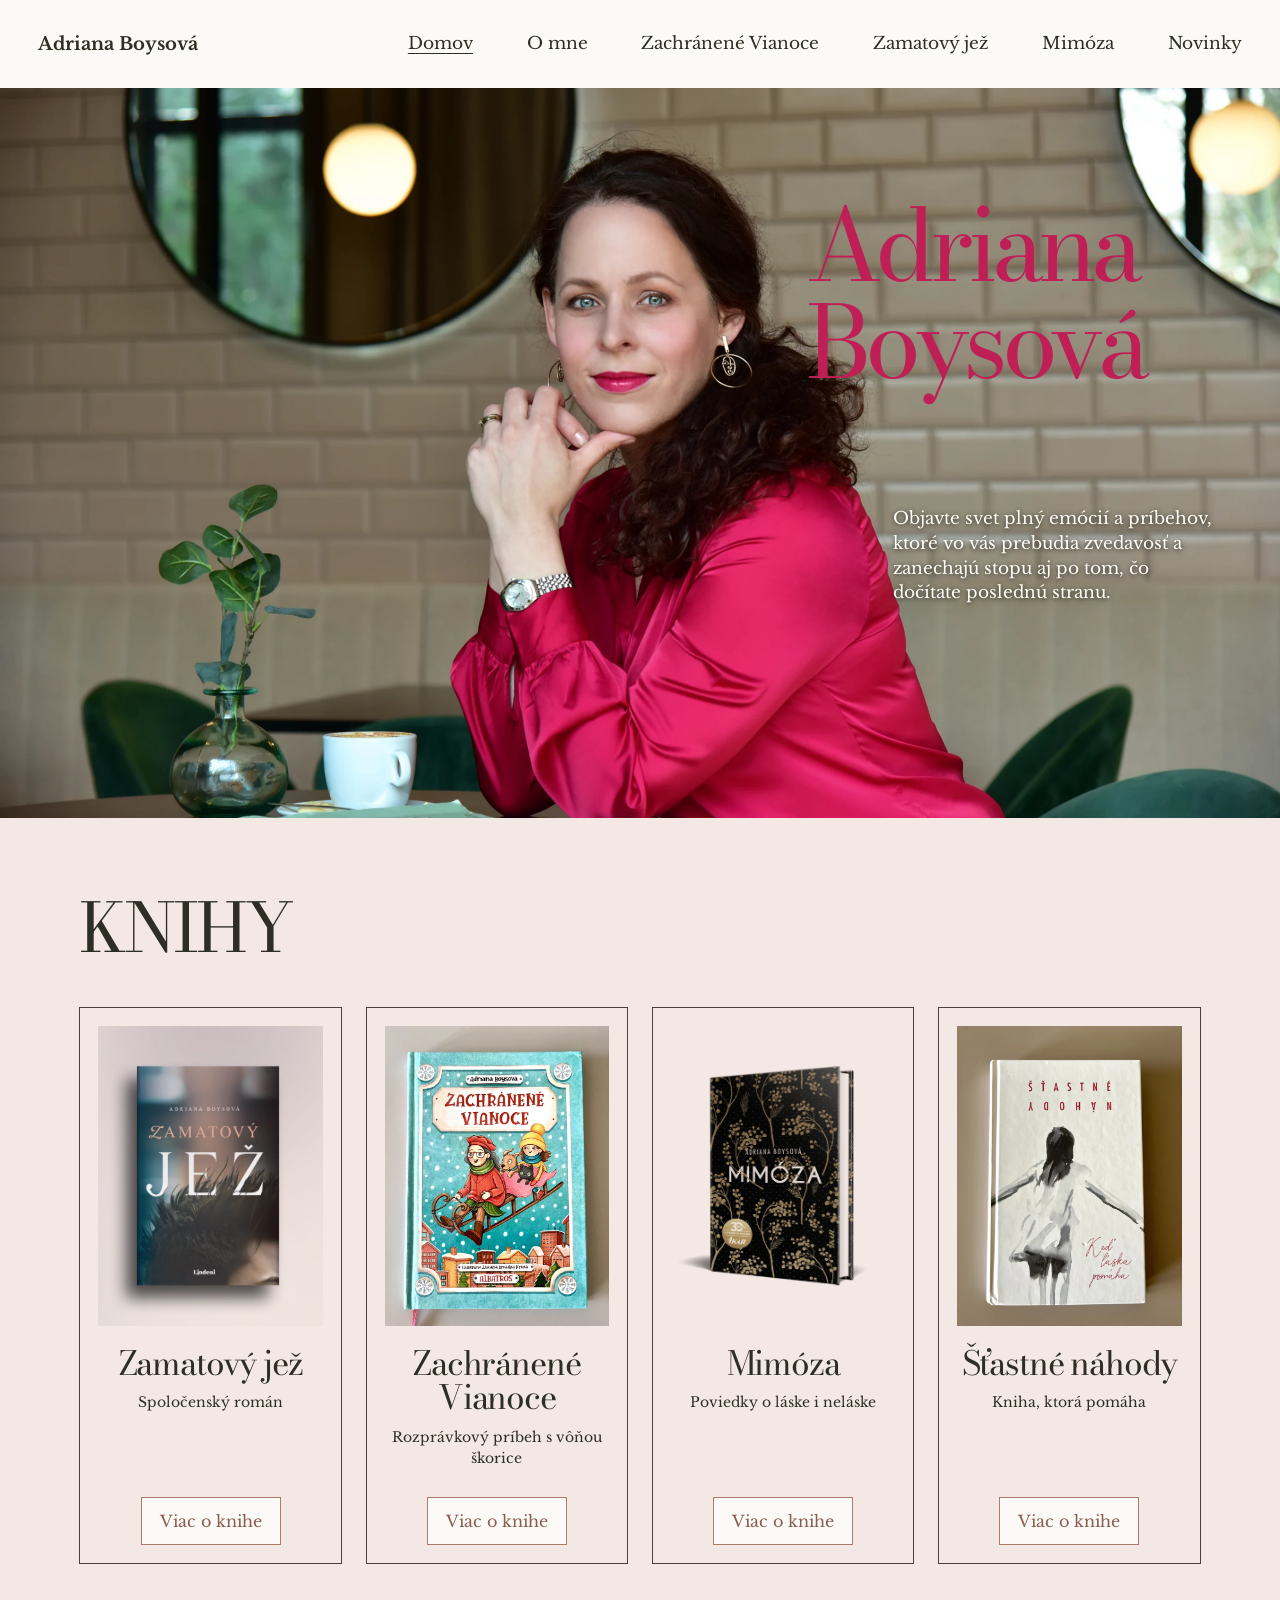
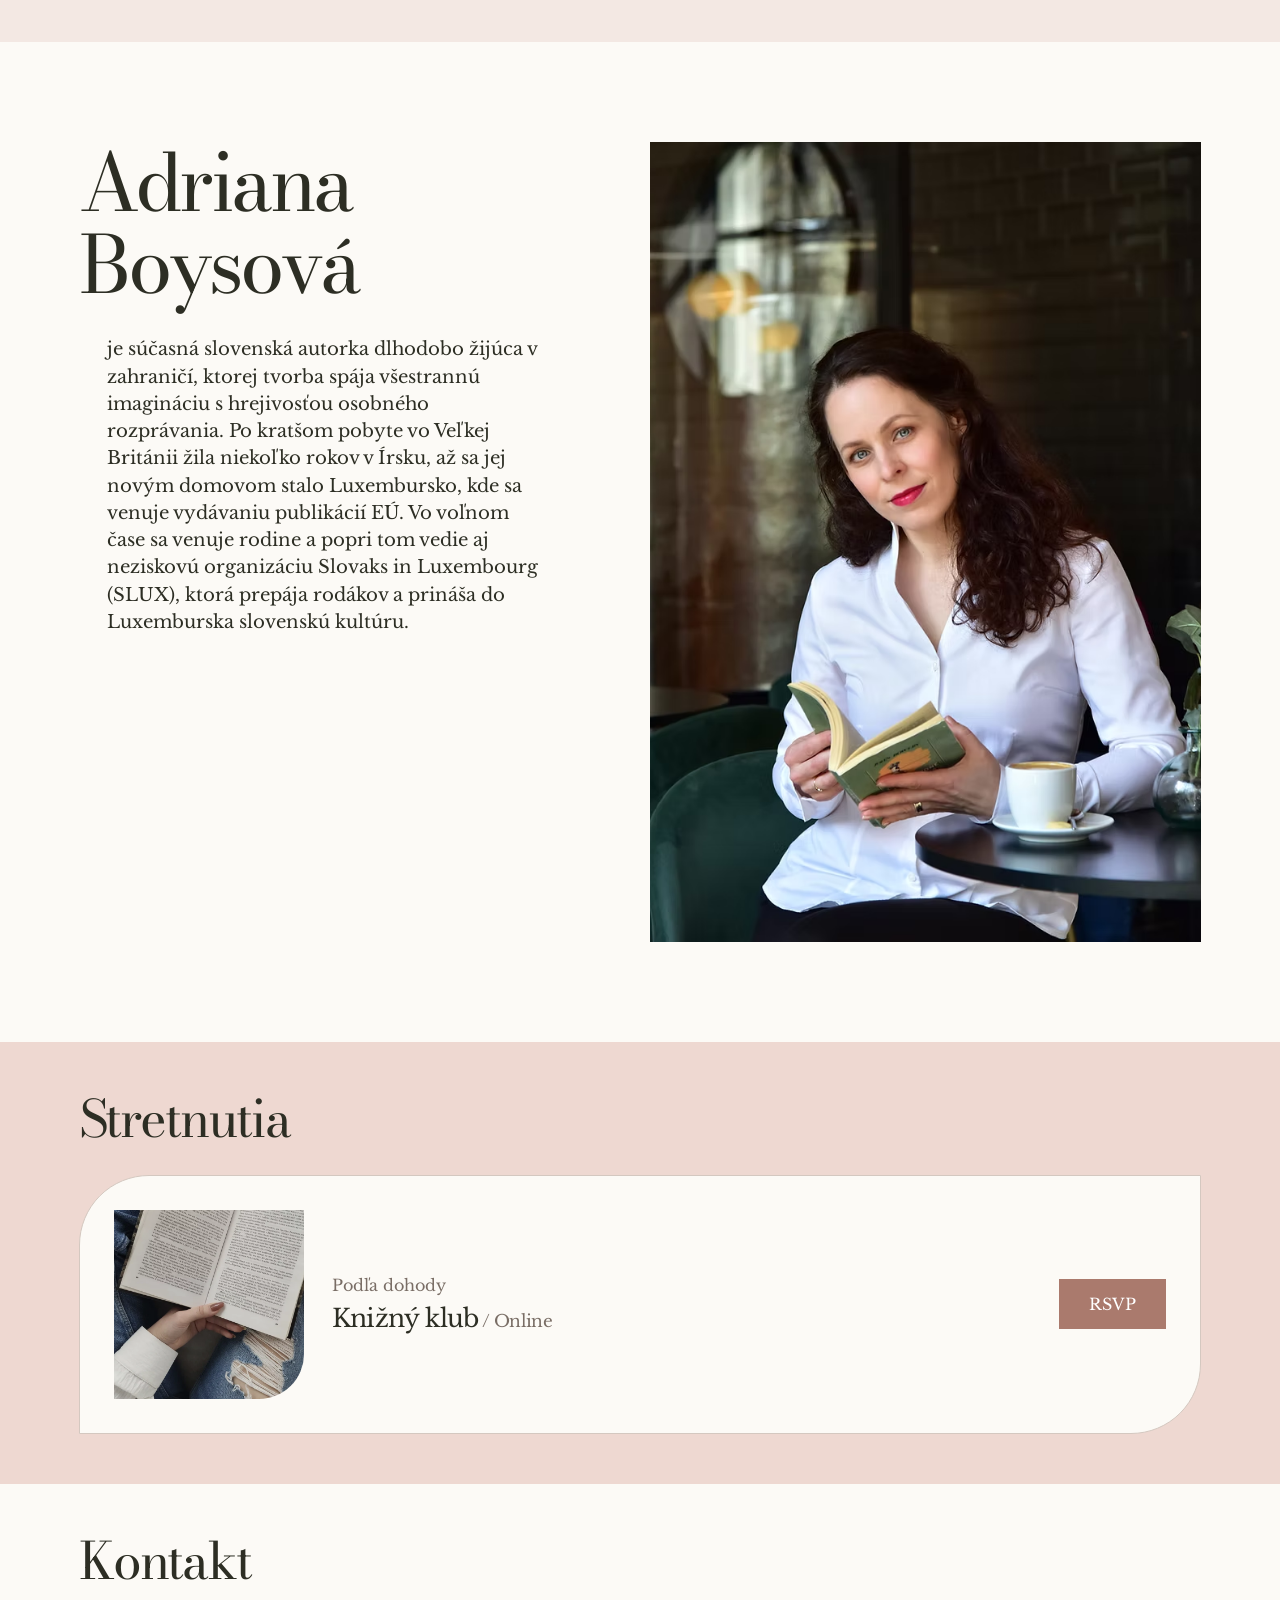
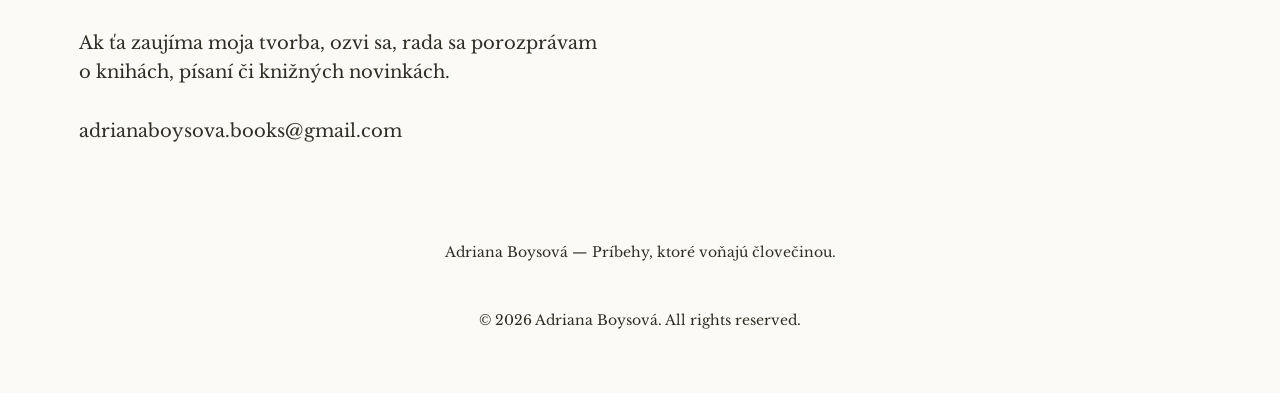
<file: index.html>
<!doctype html>
<html lang="sk">
<head>
  <meta charset="utf-8">
  <meta name="viewport" content="width=device-width, initial-scale=1">
  <title>Adriana Boysová — slovenská autorka</title>
  <meta name="description" content="Adriana Boysová, autorka kníh Zamatový jež, Zachránené Vianoce a Mimóza. Knihy, príbehy, stretnutia a kontakt.">
  <meta name="robots" content="noindex, nofollow">
  <meta property="og:title" content="Adriana Boysová — slovenská autorka">
  <meta property="og:description" content="Knihy, príbehy, stretnutia a kontakt s autorkou Adrianou Boysovou.">
  <meta property="og:type" content="website">
  <meta property="og:locale" content="sk_SK">
  <meta name="theme-color" content="#fcfaf6">
  <link rel="icon" href="assets/favicon.svg" type="image/svg+xml">
  <link rel="stylesheet" href="assets/fonts/fonts.css">
  <link rel="stylesheet" href="assets/styles.css">
  <script src="assets/site.js" defer></script>
</head>
<body>
  <a class="skip-link" href="#main">Preskočiť na obsah</a>
  <header class="site-header">
    <a class="wordmark" href="./" aria-label="Adriana Boysová — domov">Adriana Boysová</a>
    <button class="menu-toggle" type="button" aria-expanded="false" aria-controls="main-nav"><span>Menu</span><span class="menu-lines" aria-hidden="true"></span></button>
    <nav id="main-nav" aria-label="Hlavná navigácia">
      <a href="./" aria-current="page">Domov</a>
      <a href="o-mne.html">O mne</a>
      <a href="zachranene-vianoce.html">Zachránené Vianoce</a>
      <a href="zamatovy-jez.html">Zamatový jež</a>
      <a href="mimoza.html">Mimóza</a>
      <a href="novinky.html">Novinky</a>
    </nav>
  </header>
  <main id="main">
    <section class="hero" aria-labelledby="hero-title">
      <div class="hero-photo"><img src="assets/images/hero.webp" alt="Adriana Boysová v ružovej blúzke pri stole v kaviarni" width="2400" height="1602" fetchpriority="high" decoding="async"></div>
      <div class="hero-text"><h1 id="hero-title">Adriana<br>Boysová</h1><p>Objavte svet plný emócií a príbehov, ktoré vo vás prebudia zvedavosť a zanechajú stopu aj po tom, čo dočítate poslednú stranu.</p></div>
    </section>
    <section class="books section-pad" id="knihy" aria-labelledby="books-title">
      <h2 id="books-title">KNIHY</h2>
      <div class="book-grid">
        <article class="book-card"><img src="assets/images/zamatovy-jez.webp" alt="Obálka knihy Zamatový jež" width="700" height="700" loading="lazy" decoding="async"><h3>Zamatový jež</h3><p>Spoločenský román</p><a class="outline-button" href="zamatovy-jez.html" aria-label="Viac o knihe Zamatový jež">Viac o knihe</a></article>
        <article class="book-card"><img src="assets/images/zachranene-vianoce.webp" alt="Obálka knihy Zachránené Vianoce" width="700" height="933" loading="lazy" decoding="async"><h3>Zachránené<br>Vianoce</h3><p>Rozprávkový príbeh s vôňou škorice</p><a class="outline-button" href="zachranene-vianoce.html" aria-label="Viac o knihe Zachránené Vianoce">Viac o knihe</a></article>
        <article class="book-card"><img class="cover-mimoza" src="assets/images/mimoza.webp" alt="Obálka knihy Mimóza" width="500" height="645" loading="lazy" decoding="async"><h3>Mimóza</h3><p>Poviedky o láske i neláske</p><a class="outline-button" href="mimoza.html" aria-label="Viac o knihe Mimóza">Viac o knihe</a></article>
        <article class="book-card"><img src="assets/images/stastne-nahody.webp" alt="Obálka knihy Šťastné náhody" width="700" height="933" loading="lazy" decoding="async"><h3>Šťastné náhody</h3><p>Kniha, ktorá pomáha</p><button class="outline-button" type="button" data-open-book="stastne-nahody">Viac o knihe</button></article>
      </div>
    </section>
    <section class="author section-pad" id="autorka" aria-labelledby="author-title">
      <div class="author-copy"><h2 id="author-title">Adriana<br>Boysová</h2><p>je súčasná slovenská autorka dlhodobo žijúca v zahraničí, ktorej tvorba spája všestrannú imagináciu s hrejivosťou osobného rozprávania. Po kratšom pobyte vo Veľkej Británii žila niekoľko rokov v Írsku, až sa jej novým domovom stalo Luxembursko, kde sa venuje vydávaniu publikácií EÚ. Vo voľnom čase sa venuje rodine a popri tom vedie aj neziskovú organizáciu Slovaks in Luxembourg (SLUX), ktorá prepája rodákov a prináša do Luxemburska slovenskú kultúru.</p></div>
      <img class="author-portrait" src="assets/images/author-reading-dsc9346.avif" alt="Adriana Boysová číta knihu pri káve" width="794" height="989" loading="lazy" decoding="async">
    </section>
    <section class="meetings section-pad" id="stretnutia" aria-labelledby="meetings-title">
      <h2 id="meetings-title">Stretnutia</h2>
      <article class="meeting-card"><img src="assets/images/book-club-reference.webp" alt="Otvorená kniha pri čítaní" width="800" height="673" loading="lazy" decoding="async"><div class="meeting-copy"><p>Podľa dohody</p><h3>Knižný klub<span> / Online</span></h3></div><a class="solid-button" href="https://adrianaboysova.wixsite.com/adriana-boysov/event-list" aria-label="RSVP — informácie o knižnom klube na pôvodnej stránke">RSVP</a></article>
    </section>
    <section class="contact section-pad" id="kontakt" aria-labelledby="contact-title"><h2 id="contact-title">Kontakt</h2><p>Ak ťa zaujíma moja tvorba, ozvi sa, rada sa porozprávam<br class="desktop-break"> o knihách, písaní či knižných novinkách.</p><a class="email-link" href="mailto:adrianaboysova.books@gmail.com">adrianaboysova.books@gmail.com</a></section>
  </main>
  <footer><p>Adriana Boysová — Príbehy, ktoré voňajú človečinou.</p><p>© <span data-year>2026</span> Adriana Boysová. All rights reserved.</p></footer>
  <dialog id="stastne-nahody" aria-labelledby="collection-title"><div class="dialog-heading"><h2 id="collection-title">Šťastné náhody</h2><button type="button" class="dialog-close" aria-label="Zavrieť">×</button></div><div data-collection-copy></div></dialog>
</body>
</html>
</file>
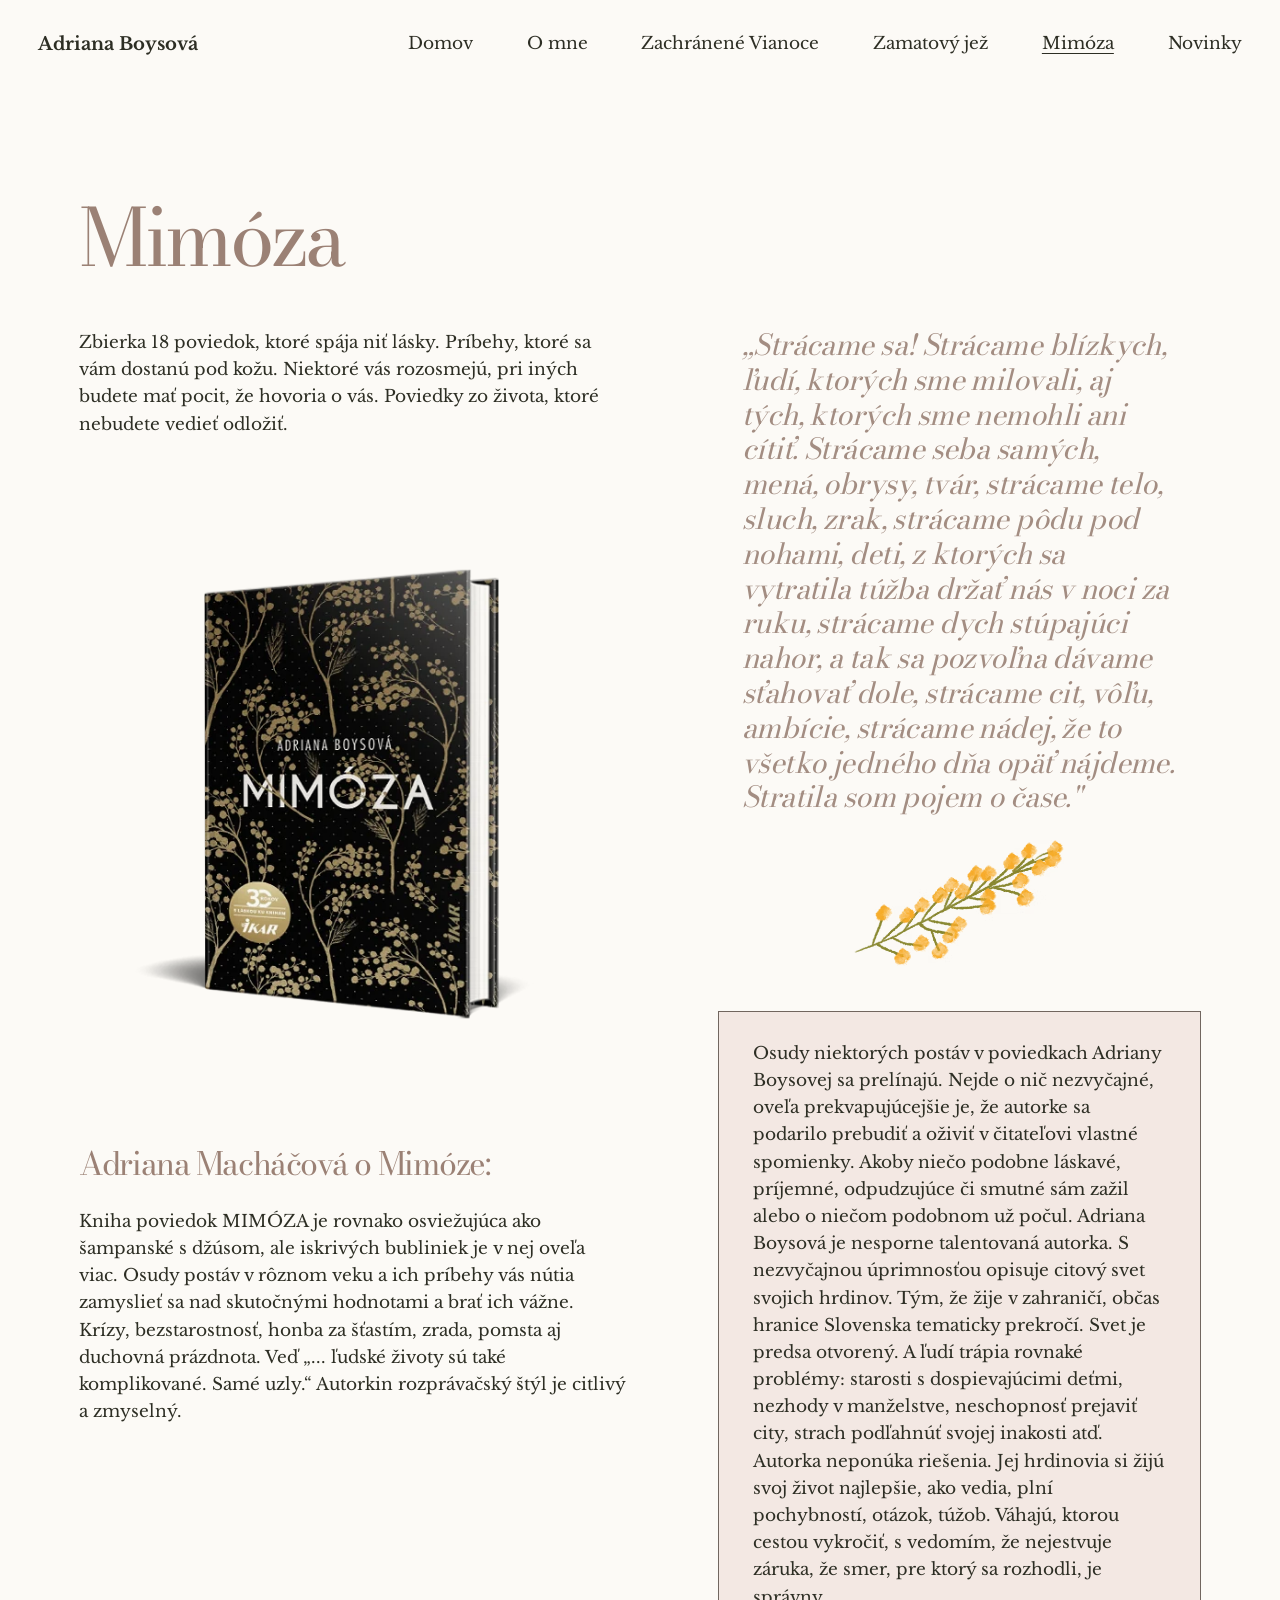
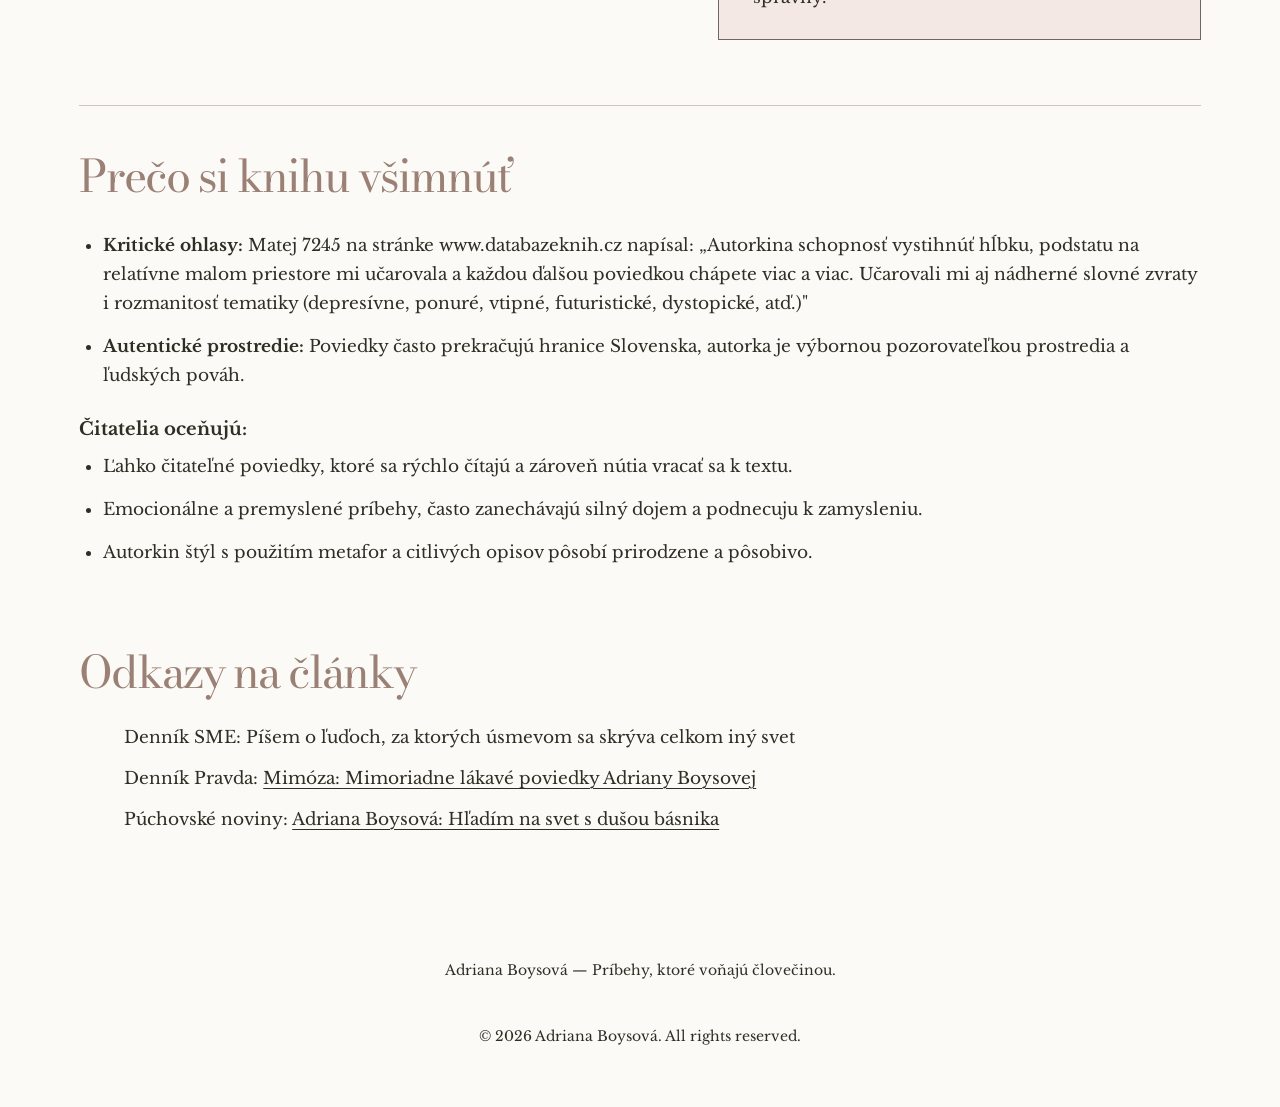
<file: mimoza.html>
<!doctype html>
<html lang="sk">
<head>
  <meta charset="utf-8">
  <meta name="viewport" content="width=device-width, initial-scale=1">
  <title>Mimóza — Adriana Boysová</title>
  <meta name="description" content="Osemnásť poviedok Adriany Boysovej o láske i neláske a príbehoch zo života.">
  <meta name="robots" content="noindex, nofollow">
  <meta property="og:title" content="Mimóza — Adriana Boysová">
  <meta property="og:description" content="Osemnásť poviedok Adriany Boysovej o láske i neláske a príbehoch zo života.">
  <meta property="og:type" content="website">
  <meta property="og:locale" content="sk_SK">
  <meta name="theme-color" content="#fcfaf6">
  <link rel="icon" href="assets/favicon.svg" type="image/svg+xml">
  <link rel="stylesheet" href="assets/fonts/fonts.css">
  <link rel="stylesheet" href="assets/styles.css">
  <script src="assets/site.js" defer></script>
</head>
<body class="detail-page ">
<!-- Generated by scripts/build_pages.py; copy and source links are in content/pages.json and content/links.json. -->
<a class="skip-link" href="#main">Preskočiť na obsah</a>
<header class="site-header">
    <a class="wordmark" href="./" aria-label="Adriana Boysová — domov">Adriana Boysová</a>
    <button class="menu-toggle" type="button" aria-expanded="false" aria-controls="main-nav"><span>Menu</span><span class="menu-lines" aria-hidden="true"></span></button>
    <nav id="main-nav" aria-label="Hlavná navigácia">
      <a href="./">Domov</a>
      <a href="o-mne.html">O mne</a>
      <a href="zachranene-vianoce.html">Zachránené Vianoce</a>
      <a href="zamatovy-jez.html">Zamatový jež</a>
      <a href="mimoza.html" aria-current="page">Mimóza</a>
      <a href="novinky.html">Novinky</a>
    </nav>
  </header>
<main id="main"><article class="book-page inner mimosa-page"><div class="mimosa-columns"><div><h1>Mimóza</h1><p>Zbierka 18 poviedok, ktoré spája niť lásky. Príbehy, ktoré sa vám dostanú pod kožu. Niektoré vás rozosmejú, pri iných budete mať pocit, že hovoria o vás. Poviedky zo života, ktoré nebudete vedieť odložiť.</p><figure class="mimosa-cover"><img class="" src="assets/images/mimoza.webp" alt="Obálka knihy Mimóza od Adriany Boysovej" width="500" height="645" loading="eager" decoding="async"></figure><section class="mimosa-review"><h2>Adriana Macháčová o Mimóze:</h2><p>Kniha poviedok MIMÓZA je rovnako osviežujúca ako šampanské s džúsom, ale iskrivých bubliniek je v nej oveľa viac. Osudy postáv v rôznom veku a ich príbehy vás nútia zamyslieť sa nad skutočnými hodnotami a brať ich vážne. Krízy, bezstarostnosť, honba za šťastím, zrada, pomsta aj duchovná prázdnota. Veď „... ľudské životy sú také komplikované. Samé uzly.“ Autorkin rozprávačský štýl je citlivý a zmyselný.</p></section></div><div class="mimosa-right"><blockquote class="book-quote "><p>„Strácame sa! Strácame blízkych, ľudí, ktorých sme milovali, aj tých, ktorých sme nemohli ani cítiť. Strácame seba samých, mená, obrysy, tvár, strácame telo, sluch, zrak, strácame pôdu pod nohami, deti, z ktorých sa vytratila túžba držať nás v noci za ruku, strácame dych stúpajúci nahor, a tak sa pozvoľna dávame sťahovať dole, strácame cit, vôľu, ambície, strácame nádej, že to všetko jedného dňa opäť nájdeme. Stratila som pojem o čase.&quot;</p></blockquote><img class="mimosa-sprig" src="assets/images/mimosa-branch.avif" alt="" width="411" height="246" loading="lazy" decoding="async"><section class="story-card"><p>Osudy niektorých postáv v poviedkach Adriany Boysovej sa prelínajú. Nejde o nič nezvyčajné, oveľa prekvapujúcejšie je, že autorke sa podarilo prebudiť a oživiť v čitateľovi vlastné spomienky. Akoby niečo podobne láskavé, príjemné, odpudzujúce či smutné sám zažil alebo o niečom podobnom už počul. Adriana Boysová je nesporne talentovaná autorka. S nezvyčajnou úprimnosťou opisuje citový svet svojich hrdinov. Tým, že žije v zahraničí, občas hranice Slovenska tematicky prekročí. Svet je predsa otvorený. A ľudí trápia rovnaké problémy: starosti s dospievajúcimi deťmi, nezhody v manželstve, neschopnosť prejaviť city, strach podľahnúť svojej inakosti atď. Autorka neponúka riešenia. Jej hrdinovia si žijú svoj život najlepšie, ako vedia, plní pochybností, otázok, túžob. Váhajú, ktorou cestou vykročiť, s vedomím, že nejestvuje záruka, že smer, pre ktorý sa rozhodli, je správny.</p></section></div></div>
<section class="book-reasons"><h2>Prečo si knihu všimnúť</h2><ul class="reason-list"><li><strong>Kritické ohlasy:</strong> Matej 7245 na stránke www.databazeknih.cz napísal: „Autorkina schopnosť vystihnúť hĺbku, podstatu na relatívne malom priestore mi učarovala a každou ďalšou poviedkou chápete viac a viac. Učarovali mi aj nádherné slovné zvraty i rozmanitosť tematiky (depresívne, ponuré, vtipné, futuristické, dystopické, atď.)&quot;</li><li><strong>Autentické prostredie:</strong> Poviedky často prekračujú hranice Slovenska, autorka je výbornou pozorovateľkou prostredia a ľudských pováh.</li></ul><h3>Čitatelia oceňujú:</h3><ul class="reason-list"><li>Ľahko čitateľné poviedky, ktoré sa rýchlo čítajú a zároveň nútia vracať sa k textu.</li><li>Emocionálne a premyslené príbehy, často zanechávajú silný dojem a podnecuju k zamysleniu.</li><li>Autorkin štýl s použitím metafor a citlivých opisov pôsobí prirodzene a pôsobivo.</li></ul></section>
<section class="article-links"><h2>Odkazy na články</h2><ul><li>Denník SME: Píšem o ľuďoch, za ktorých úsmevom sa skrýva celkom iný svet</li><li>Denník Pravda: <a href="https://www.pravda.sk/spravy/kultura/clanok/563247-mimoza-mimoriadne-lakave-poviedky-adriany-boysovej-citanie-o-roznych-formach-lasky">Mimóza: Mimoriadne lákavé poviedky Adriany Boysovej</a></li><li>Púchovské noviny: <a href="https://www.puchovskenoviny.sk/adriana-boysova-hladim-na-svet-s-dusou-basnika/">Adriana Boysová: Hľadím na svet s dušou básnika</a></li></ul></section></article></main>
<footer><p>Adriana Boysová — Príbehy, ktoré voňajú človečinou.</p><p>© <span data-year>2026</span> Adriana Boysová. All rights reserved.</p></footer>
</body>
</html>
</file>
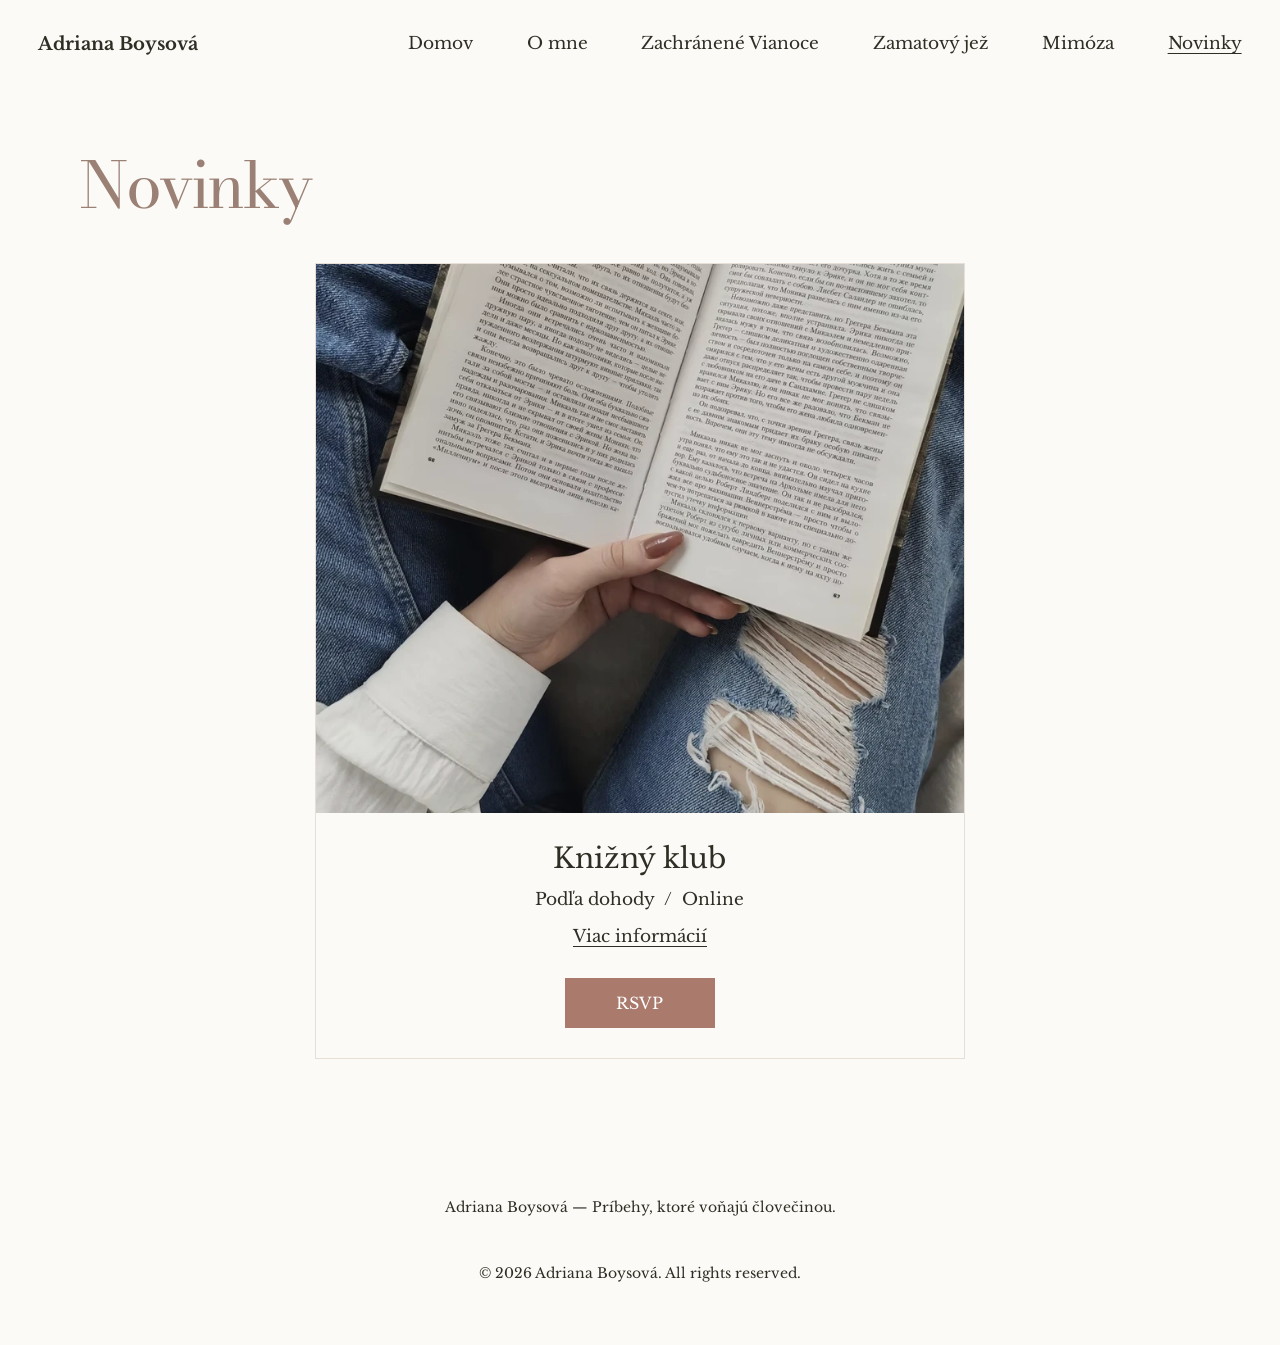
<file: novinky.html>
<!doctype html>
<html lang="sk">
<head>
  <meta charset="utf-8">
  <meta name="viewport" content="width=device-width, initial-scale=1">
  <title>Novinky — Adriana Boysová</title>
  <meta name="description" content="Knižný klub a stretnutia s autorkou Adrianou Boysovou.">
  <meta name="robots" content="noindex, nofollow">
  <meta property="og:title" content="Novinky — Adriana Boysová">
  <meta property="og:description" content="Knižný klub a stretnutia s autorkou Adrianou Boysovou.">
  <meta property="og:type" content="website">
  <meta property="og:locale" content="sk_SK">
  <meta name="theme-color" content="#fcfaf6">
  <link rel="icon" href="assets/favicon.svg" type="image/svg+xml">
  <link rel="stylesheet" href="assets/fonts/fonts.css">
  <link rel="stylesheet" href="assets/styles.css">
  <script src="assets/site.js" defer></script>
</head>
<body class="detail-page ">
<!-- Generated by scripts/build_pages.py; copy and source links are in content/pages.json and content/links.json. -->
<a class="skip-link" href="#main">Preskočiť na obsah</a>
<header class="site-header">
    <a class="wordmark" href="./" aria-label="Adriana Boysová — domov">Adriana Boysová</a>
    <button class="menu-toggle" type="button" aria-expanded="false" aria-controls="main-nav"><span>Menu</span><span class="menu-lines" aria-hidden="true"></span></button>
    <nav id="main-nav" aria-label="Hlavná navigácia">
      <a href="./">Domov</a>
      <a href="o-mne.html">O mne</a>
      <a href="zachranene-vianoce.html">Zachránené Vianoce</a>
      <a href="zamatovy-jez.html">Zamatový jež</a>
      <a href="mimoza.html">Mimóza</a>
      <a href="novinky.html" aria-current="page">Novinky</a>
    </nav>
  </header>
<main id="main"><section class="news-page inner"><h1>Novinky</h1><article class="event-card"><img class="" src="assets/images/book-club-reference.webp" alt="Otvorená kniha počas čítania" width="800" height="670" loading="eager" decoding="async"><div><h2>Knižný klub</h2><p>Podľa dohody&nbsp; / &nbsp;Online</p><p><a href="https://adrianaboysova.wixsite.com/adriana-boysov/event-list">Viac informácií</a></p><a class="solid-button" href="https://adrianaboysova.wixsite.com/adriana-boysov/event-list" aria-label="RSVP — pôvodná stránka knižného klubu">RSVP</a></div></article></section></main>
<footer><p>Adriana Boysová — Príbehy, ktoré voňajú človečinou.</p><p>© <span data-year>2026</span> Adriana Boysová. All rights reserved.</p></footer>
</body>
</html>
</file>
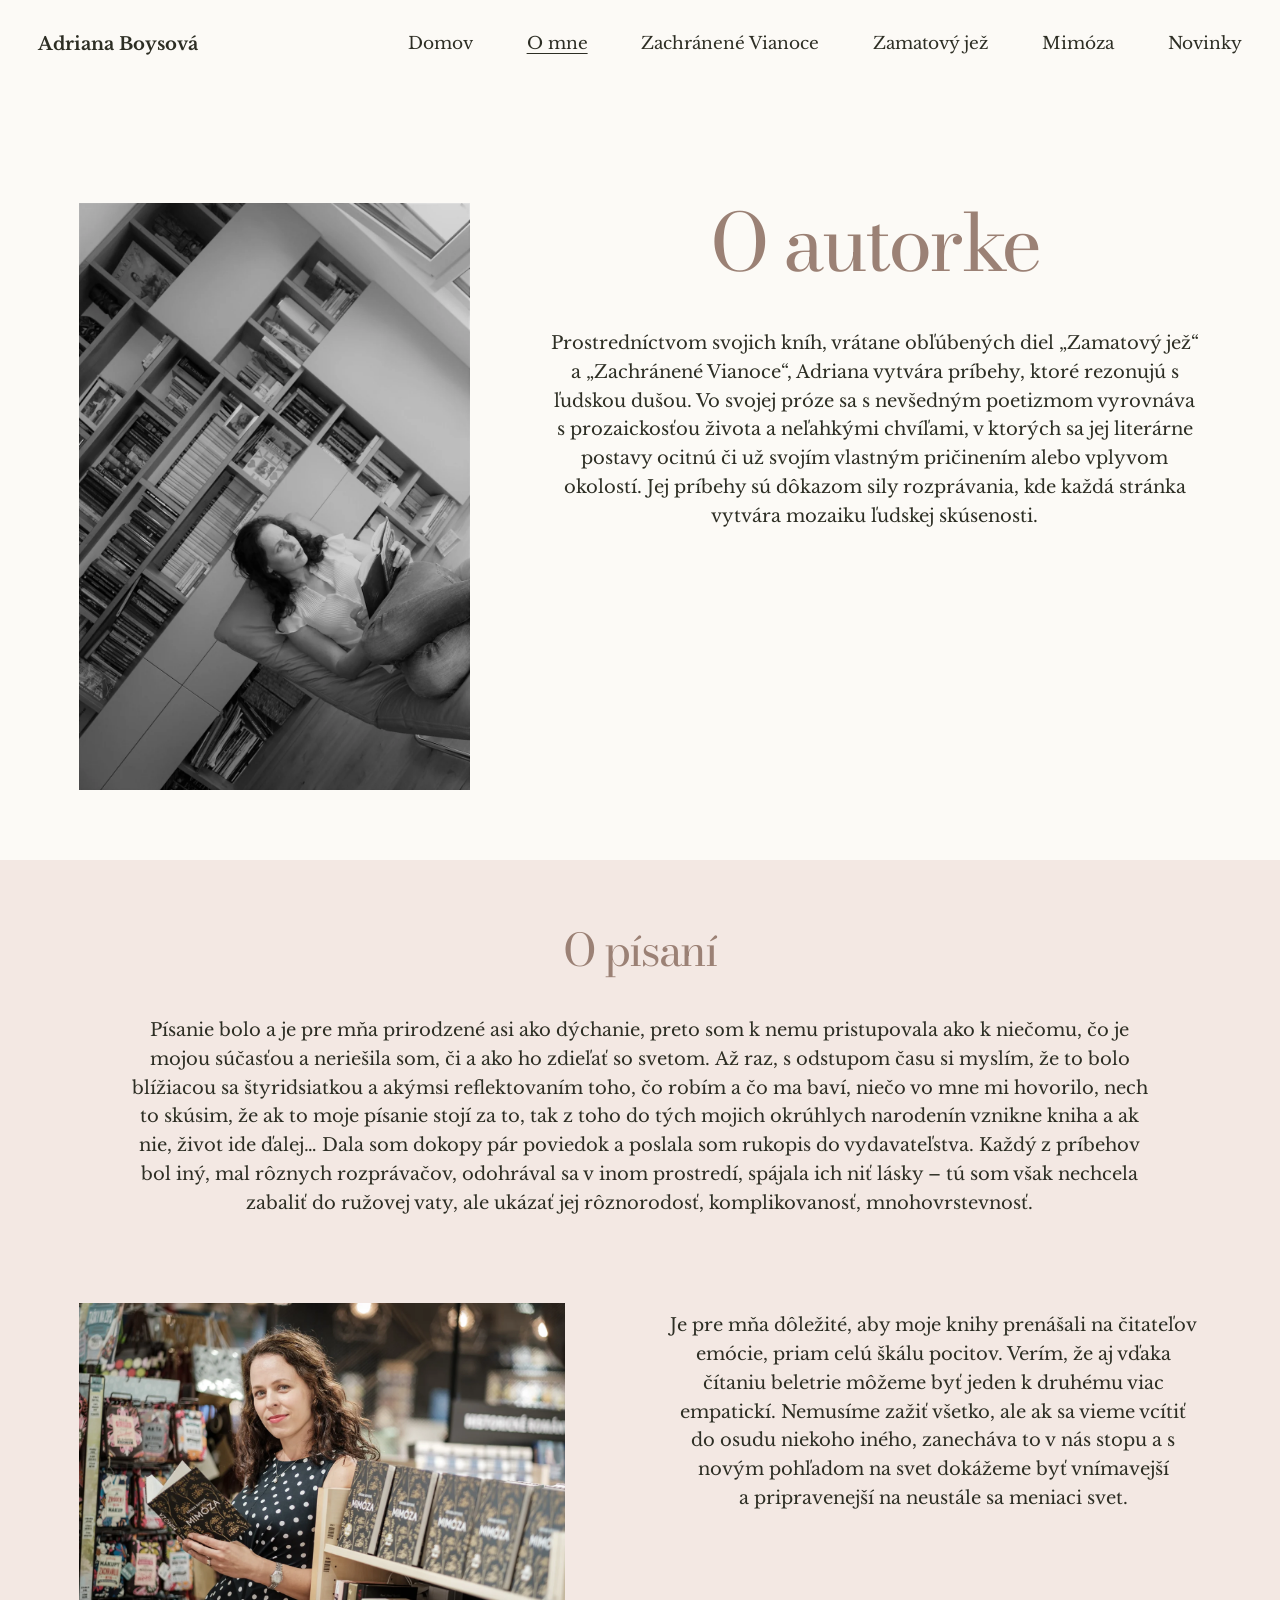
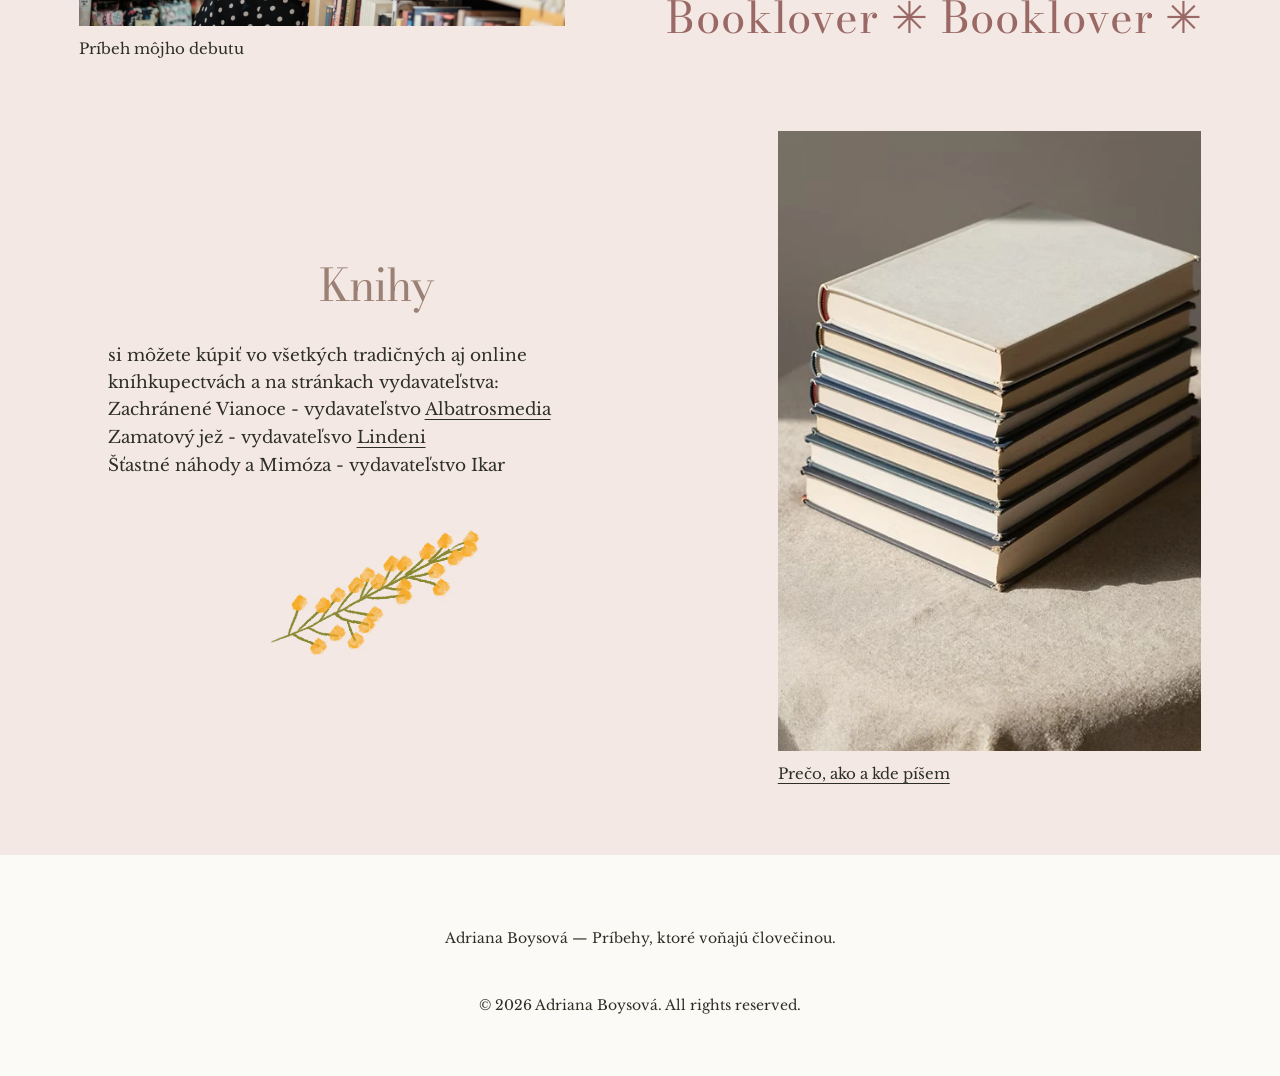
<file: o-mne.html>
<!doctype html>
<html lang="sk">
<head>
  <meta charset="utf-8">
  <meta name="viewport" content="width=device-width, initial-scale=1">
  <title>O mne — Adriana Boysová</title>
  <meta name="description" content="O autorke Adriane Boysovej, jej písaní, knihách a príbehoch.">
  <meta name="robots" content="noindex, nofollow">
  <meta property="og:title" content="O mne — Adriana Boysová">
  <meta property="og:description" content="O autorke Adriane Boysovej, jej písaní, knihách a príbehoch.">
  <meta property="og:type" content="website">
  <meta property="og:locale" content="sk_SK">
  <meta name="theme-color" content="#fcfaf6">
  <link rel="icon" href="assets/favicon.svg" type="image/svg+xml">
  <link rel="stylesheet" href="assets/fonts/fonts.css">
  <link rel="stylesheet" href="assets/styles.css">
  <script src="assets/site.js" defer></script>
</head>
<body class="detail-page about-page">
<!-- Generated by scripts/build_pages.py; copy and source links are in content/pages.json and content/links.json. -->
<a class="skip-link" href="#main">Preskočiť na obsah</a>
<header class="site-header">
    <a class="wordmark" href="./" aria-label="Adriana Boysová — domov">Adriana Boysová</a>
    <button class="menu-toggle" type="button" aria-expanded="false" aria-controls="main-nav"><span>Menu</span><span class="menu-lines" aria-hidden="true"></span></button>
    <nav id="main-nav" aria-label="Hlavná navigácia">
      <a href="./">Domov</a>
      <a href="o-mne.html" aria-current="page">O mne</a>
      <a href="zachranene-vianoce.html">Zachránené Vianoce</a>
      <a href="zamatovy-jez.html">Zamatový jež</a>
      <a href="mimoza.html">Mimóza</a>
      <a href="novinky.html">Novinky</a>
    </nav>
  </header>
<main id="main"><section class="about-intro inner">
<img class="library-portrait" src="assets/images/author-library.webp" alt="Adriana Boysová medzi knižničnými regálmi" width="1000" height="1500" loading="eager" decoding="async">
<div class="about-introduction"><h1>O autorke</h1><p>Prostredníctvom svojich kníh, vrátane obľúbených diel „Zamatový jež“ a „Zachránené Vianoce“, Adriana vytvára príbehy, ktoré rezonujú s ľudskou dušou. Vo svojej próze sa s nevšedným poetizmom vyrovnáva s prozaickosťou života a neľahkými chvíľami, v ktorých sa jej literárne postavy ocitnú či už svojím vlastným pričinením alebo vplyvom okolostí. Jej príbehy sú dôkazom sily rozprávania, kde každá stránka vytvára mozaiku ľudskej skúsenosti.</p></div></section>
<section class="writing-section"><div class="inner"><h2>O písaní</h2><p class="writing-opening">Písanie bolo a je pre mňa prirodzené asi ako dýchanie, preto som k nemu pristupovala ako k niečomu, čo je mojou súčasťou a neriešila som, či a ako ho zdieľať so svetom. Až raz, s odstupom času si myslím, že to bolo blížiacou sa štyridsiatkou a akýmsi reflektovaním toho, čo robím a čo ma baví, niečo vo mne mi hovorilo, nech to skúsim, že ak to moje písanie stojí za to, tak z toho do tých mojich okrúhlych narodenín vznikne kniha a ak nie, život ide ďalej… Dala som dokopy pár poviedok a poslala som rukopis do vydavateľstva. Každý z príbehov bol iný, mal rôznych rozprávačov, odohrával sa v inom prostredí, spájala ich niť lásky – tú som však nechcela zabaliť do ružovej vaty, ale ukázať jej rôznorodosť, komplikovanosť, mnohovrstevnosť.</p>
<div class="writing-grid"><figure><img class="" src="assets/images/author-bookshop.webp" alt="Adriana Boysová so svojou knihou v kníhkupectve" width="1400" height="933" loading="lazy" decoding="async"><figcaption>Príbeh môjho debutu</figcaption></figure><div><p>Je pre mňa dôležité, aby moje knihy prenášali na čitateľov emócie, priam celú škálu pocitov. Verím, že aj vďaka čítaniu beletrie môžeme byť jeden k druhému viac empatickí. Nemusíme zažiť všetko, ale ak sa vieme vcítiť do osudu niekoho iného, zanecháva to v nás stopu a s novým pohľadom na svet dokážeme byť vnímavejší a pripravenejší na neustále sa meniaci svet.</p><p class="booklover" aria-hidden="true">Booklover ✳ Booklover ✳</p></div></div>
<div class="resources-grid"><div><h2>Knihy</h2><p>si môžete kúpiť vo všetkých tradičných aj online kníhkupectvách a na stránkach vydavateľstva:</p><ul class="publisher-list"><li>Zachránené Vianoce - vydavateľstvo <a href="https://www.albatros.sk/tituly/26779314/zachranene-vianoce/">Albatrosmedia</a></li><li>Zamatový jež - vydavateľsvo <a href="https://www.lindeni.sk/Search/Result/?Text=zamatov%C3%BD%20je%C5%BE&amp;filter=%22notonlypurchasable%22%3Atrue">Lindeni</a></li><li>Šťastné náhody a Mimóza - vydavateľstvo Ikar</li></ul><img class="mimosa-sprig" src="assets/images/mimosa-branch.avif" alt="" width="411" height="246" loading="lazy" decoding="async"></div><figure><img class="" src="assets/images/book-stack.webp" alt="Stoh kníh na stole" width="491" height="737" loading="lazy" decoding="async"><figcaption><a href="https://www.sietovka.sk/?p=18629">Prečo, ako a kde píšem</a></figcaption></figure></div>
</div></section></main>
<footer><p>Adriana Boysová — Príbehy, ktoré voňajú človečinou.</p><p>© <span data-year>2026</span> Adriana Boysová. All rights reserved.</p></footer>
</body>
</html>
</file>
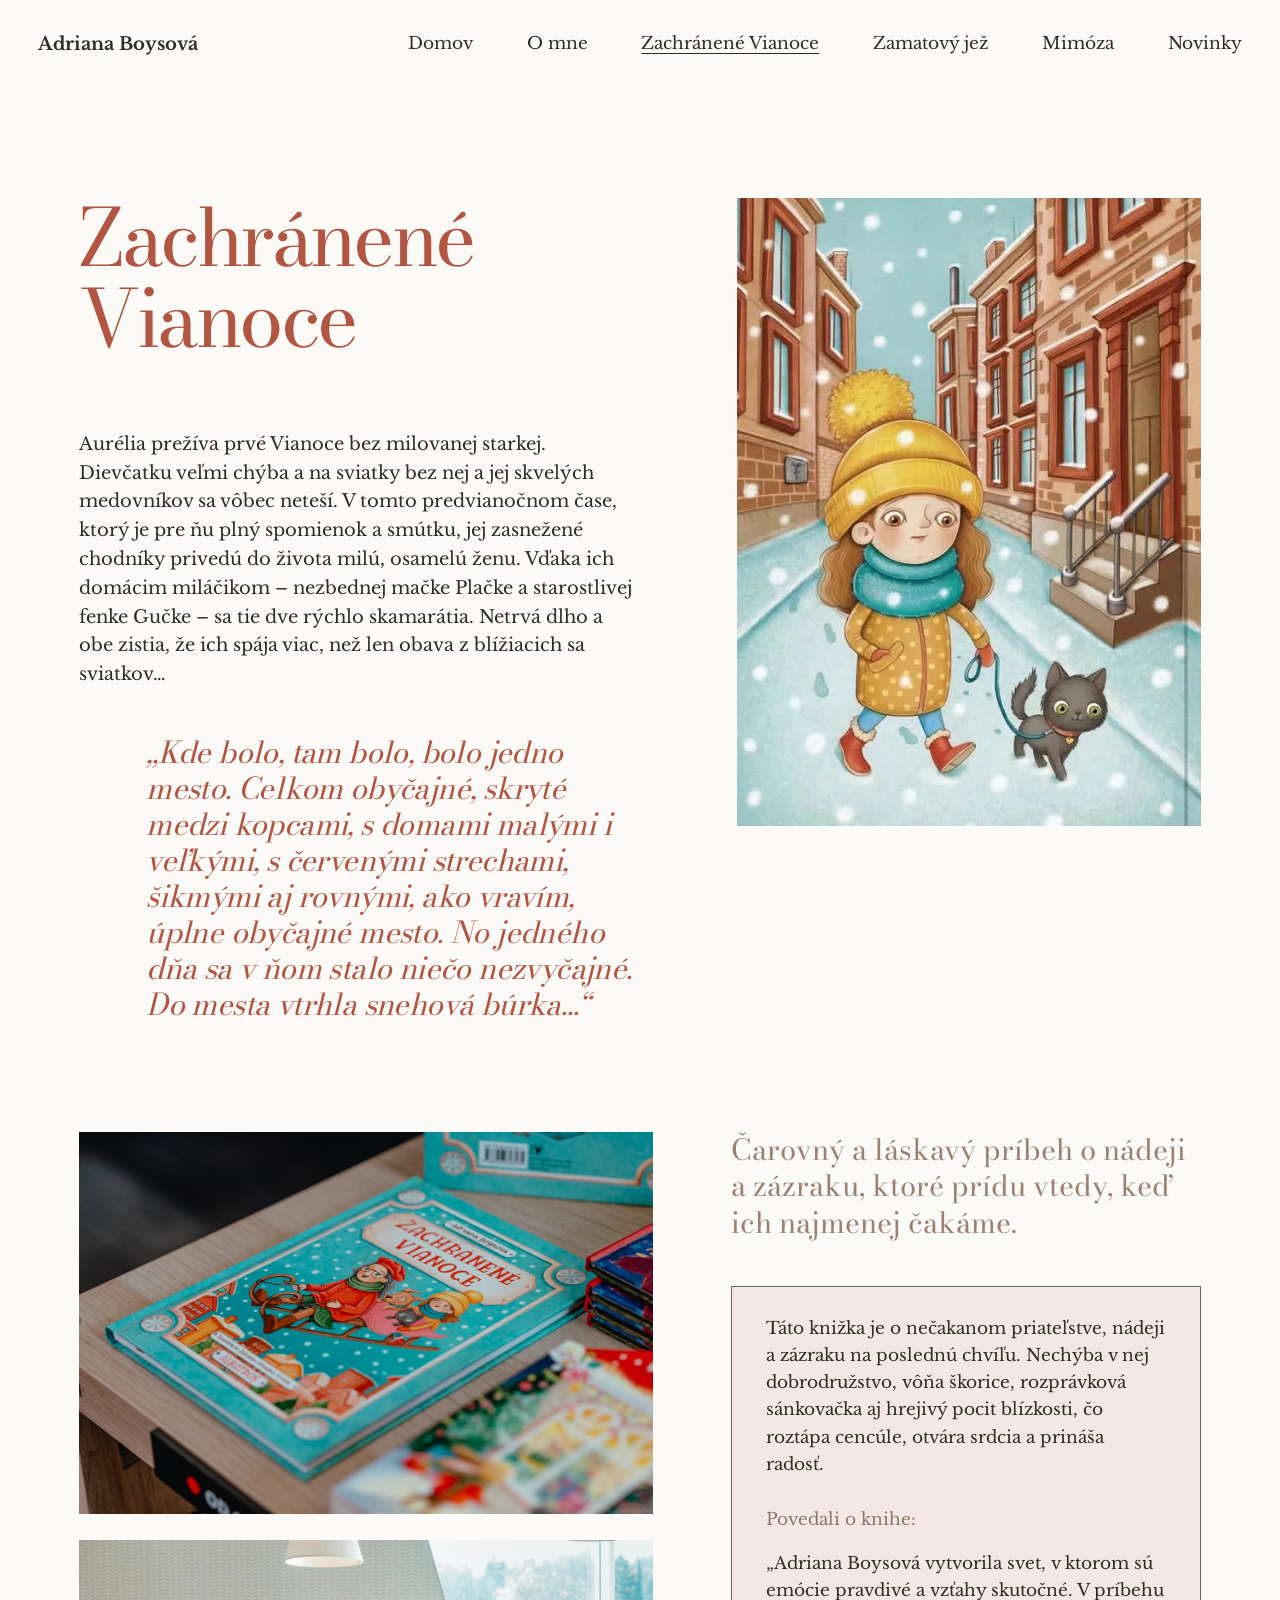
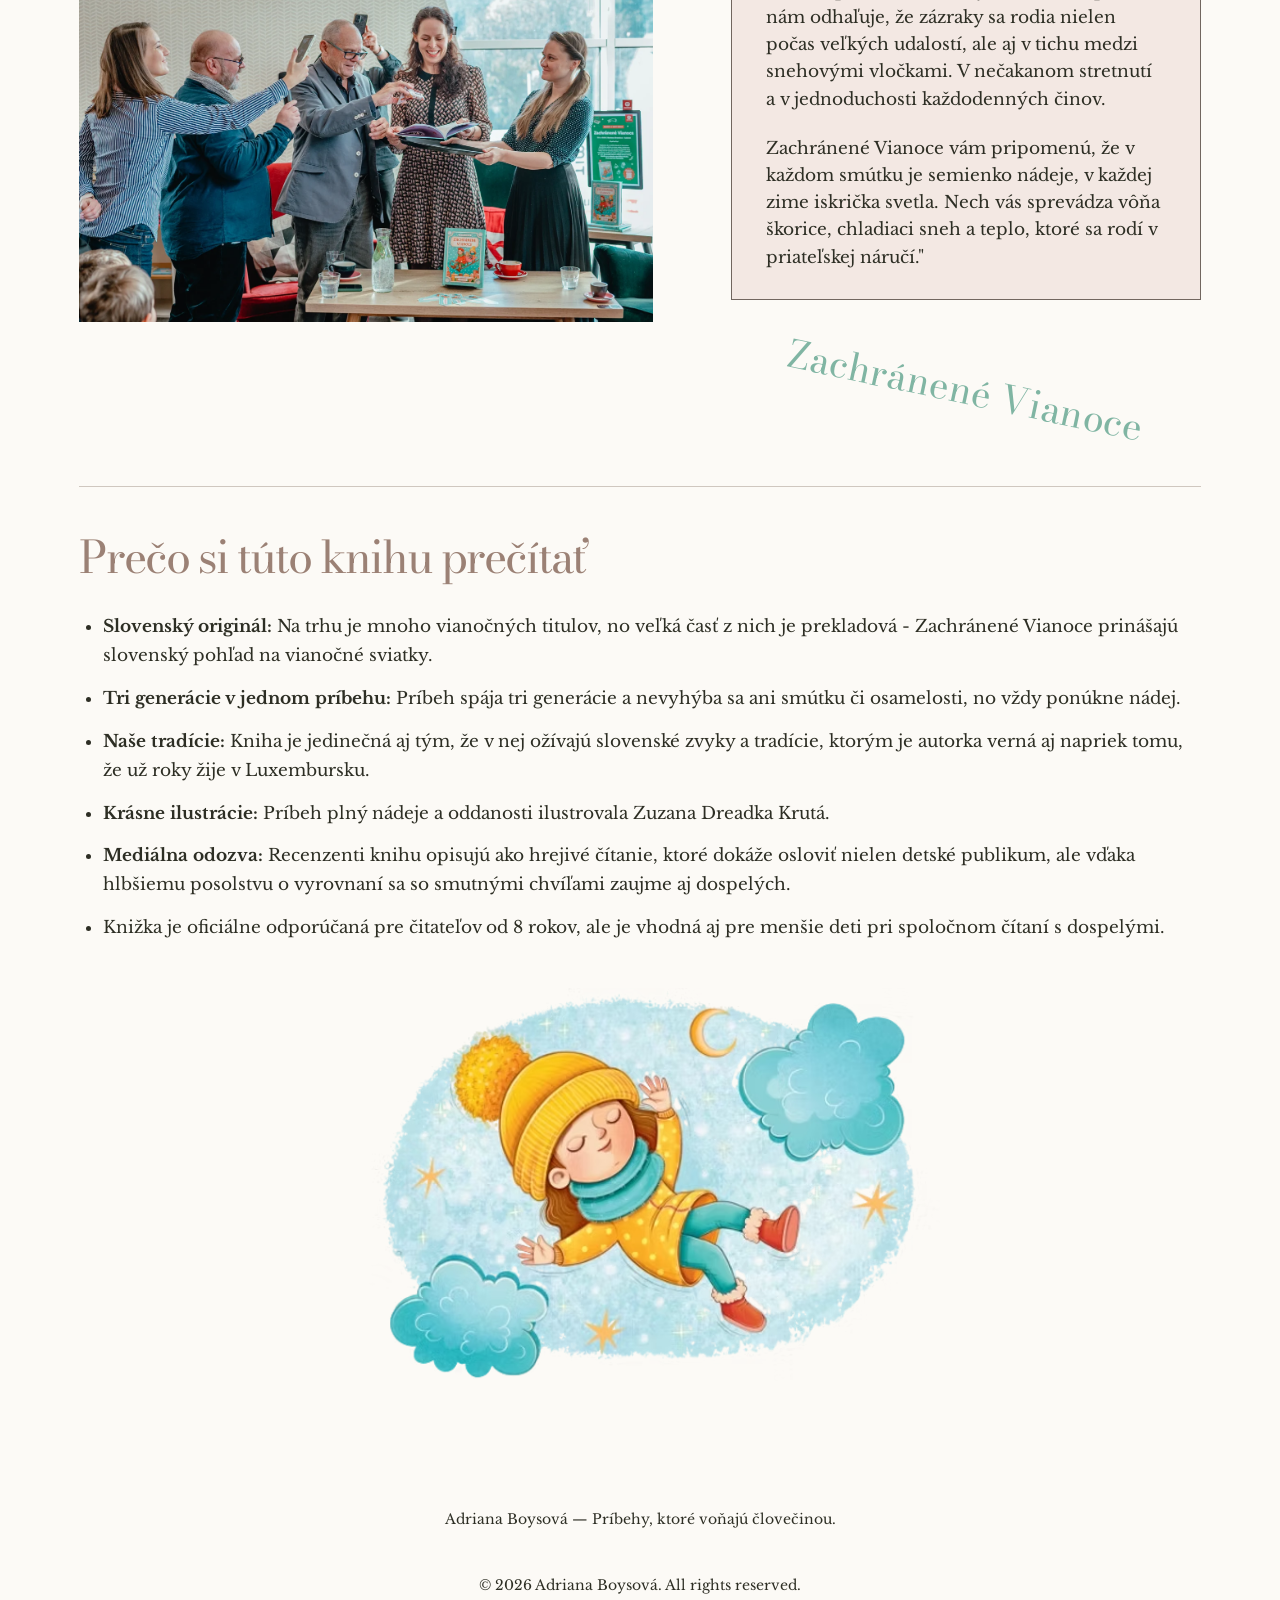
<file: zachranene-vianoce.html>
<!doctype html>
<html lang="sk">
<head>
  <meta charset="utf-8">
  <meta name="viewport" content="width=device-width, initial-scale=1">
  <title>Zachránené Vianoce — Adriana Boysová</title>
  <meta name="description" content="Čarovný a láskavý príbeh Adriany Boysovej o nádeji, priateľstve a vianočnom zázraku.">
  <meta name="robots" content="noindex, nofollow">
  <meta property="og:title" content="Zachránené Vianoce — Adriana Boysová">
  <meta property="og:description" content="Čarovný a láskavý príbeh Adriany Boysovej o nádeji, priateľstve a vianočnom zázraku.">
  <meta property="og:type" content="website">
  <meta property="og:locale" content="sk_SK">
  <meta name="theme-color" content="#fcfaf6">
  <link rel="icon" href="assets/favicon.svg" type="image/svg+xml">
  <link rel="stylesheet" href="assets/fonts/fonts.css">
  <link rel="stylesheet" href="assets/styles.css">
  <script src="assets/site.js" defer></script>
</head>
<body class="detail-page ">
<!-- Generated by scripts/build_pages.py; copy and source links are in content/pages.json and content/links.json. -->
<a class="skip-link" href="#main">Preskočiť na obsah</a>
<header class="site-header">
    <a class="wordmark" href="./" aria-label="Adriana Boysová — domov">Adriana Boysová</a>
    <button class="menu-toggle" type="button" aria-expanded="false" aria-controls="main-nav"><span>Menu</span><span class="menu-lines" aria-hidden="true"></span></button>
    <nav id="main-nav" aria-label="Hlavná navigácia">
      <a href="./">Domov</a>
      <a href="o-mne.html">O mne</a>
      <a href="zachranene-vianoce.html" aria-current="page">Zachránené Vianoce</a>
      <a href="zamatovy-jez.html">Zamatový jež</a>
      <a href="mimoza.html">Mimóza</a>
      <a href="novinky.html">Novinky</a>
    </nav>
  </header>
<main id="main"><article class="book-page inner christmas-page"><div class="christmas-opening"><div><h1>Zachránené<br>Vianoce</h1><p>Aurélia prežíva prvé Vianoce bez milovanej starkej. Dievčatku veľmi chýba a na sviatky bez nej a jej skvelých medovníkov sa vôbec neteší. V tomto predvianočnom čase, ktorý je pre ňu plný spomienok a smútku, jej zasnežené chodníky privedú do života milú, osamelú ženu. Vďaka ich domácim miláčikom – nezbednej mačke Plačke a starostlivej fenke Gučke – sa tie dve rýchlo skamarátia. Netrvá dlho a obe zistia, že ich spája viac, než len obava z blížiacich sa sviatkov…</p><blockquote class="book-quote "><p>„Kde bolo, tam bolo, bolo jedno mesto. Celkom obyčajné, skryté medzi kopcami, s domami malými i veľkými, s červenými strechami, šikmými aj rovnými, ako vravím, úplne obyčajné mesto. No jedného dňa sa v ňom stalo niečo nezvyčajné. Do mesta vtrhla snehová búrka…“</p></blockquote></div><img class="story-illustration" src="assets/images/christmas-story.webp" alt="Ilustrácia dievčatka v žltej čiapke s mačkou v zasneženom meste" width="544" height="736" loading="eager" decoding="async"></div>
<div class="book-detail-grid"><div class="book-photos"><img class="" src="assets/images/christmas-books.webp" alt="Kniha Zachránené Vianoce na stole" width="1400" height="933" loading="lazy" decoding="async"><img class="" src="assets/images/christmas-launch.webp" alt="Adriana Boysová a hostia pri uvedení knihy Zachránené Vianoce" width="1400" height="933" loading="lazy" decoding="async"></div><div><p class="book-tagline">Čarovný a láskavý príbeh o nádeji a zázraku, ktoré prídu vtedy, keď ich najmenej čakáme.</p><section class="story-card"><p>Táto knižka je o nečakanom priateľstve, nádeji a zázraku na poslednú chvíľu. Nechýba v nej dobrodružstvo, vôňa škorice, rozprávková sánkovačka aj hrejivý pocit blízkosti, čo roztápa cencúle, otvára srdcia a prináša radosť.</p><h2>Povedali o knihe:</h2><blockquote><p>„Adriana Boysová vytvorila svet, v ktorom sú emócie pravdivé a vzťahy skutočné. V príbehu nám odhaľuje, že zázraky sa rodia nielen počas veľkých udalostí, ale aj v tichu medzi snehovými vločkami. V nečakanom stretnutí a v jednoduchosti každodenných činov.</p>
<p>Zachránené Vianoce vám pripomenú, že v každom smútku je semienko nádeje, v každej zime iskrička svetla. Nech vás sprevádza vôňa škorice, chladiaci sneh a teplo, ktoré sa rodí v priateľskej náručí.&quot;</p></blockquote></section><p class="book-signature" aria-hidden="true">Zachránené Vianoce</p></div></div>
<section class="book-reasons"><h2>Prečo si túto knihu prečítať</h2><ul class="reason-list"><li><strong>Slovenský originál:</strong> Na trhu je mnoho vianočných titulov, no veľká časť z nich je prekladová - Zachránené Vianoce prinášajú slovenský pohľad na vianočné sviatky.</li><li><strong>Tri generácie v jednom príbehu:</strong> Príbeh spája tri generácie a nevyhýba sa ani smútku či osamelosti, no vždy ponúkne nádej.</li><li><strong>Naše tradície:</strong> Kniha je jedinečná aj tým, že v nej ožívajú slovenské zvyky a tradície, ktorým je autorka verná aj napriek tomu, že už roky žije v Luxembursku.</li><li><strong>Krásne ilustrácie:</strong> Príbeh plný nádeje a oddanosti ilustrovala Zuzana Dreadka Krutá.</li><li><strong>Mediálna odozva:</strong> Recenzenti knihu opisujú ako hrejivé čítanie, ktoré dokáže osloviť nielen detské publikum, ale vďaka hlbšiemu posolstvu o vyrovnaní sa so smutnými chvíľami zaujme aj dospelých.</li><li>Knižka je oficiálne odporúčaná pre čitateľov od 8 rokov, ale je vhodná aj pre menšie deti pri spoločnom čítaní s dospelými.</li></ul></section><img class="dream-illustration" src="assets/images/christmas-dream.avif" alt="Ilustrácia dievčatka, ktoré sníva pod mesiacom medzi oblakmi" width="637" height="433" loading="lazy" decoding="async"></article></main>
<footer><p>Adriana Boysová — Príbehy, ktoré voňajú človečinou.</p><p>© <span data-year>2026</span> Adriana Boysová. All rights reserved.</p></footer>
</body>
</html>
</file>
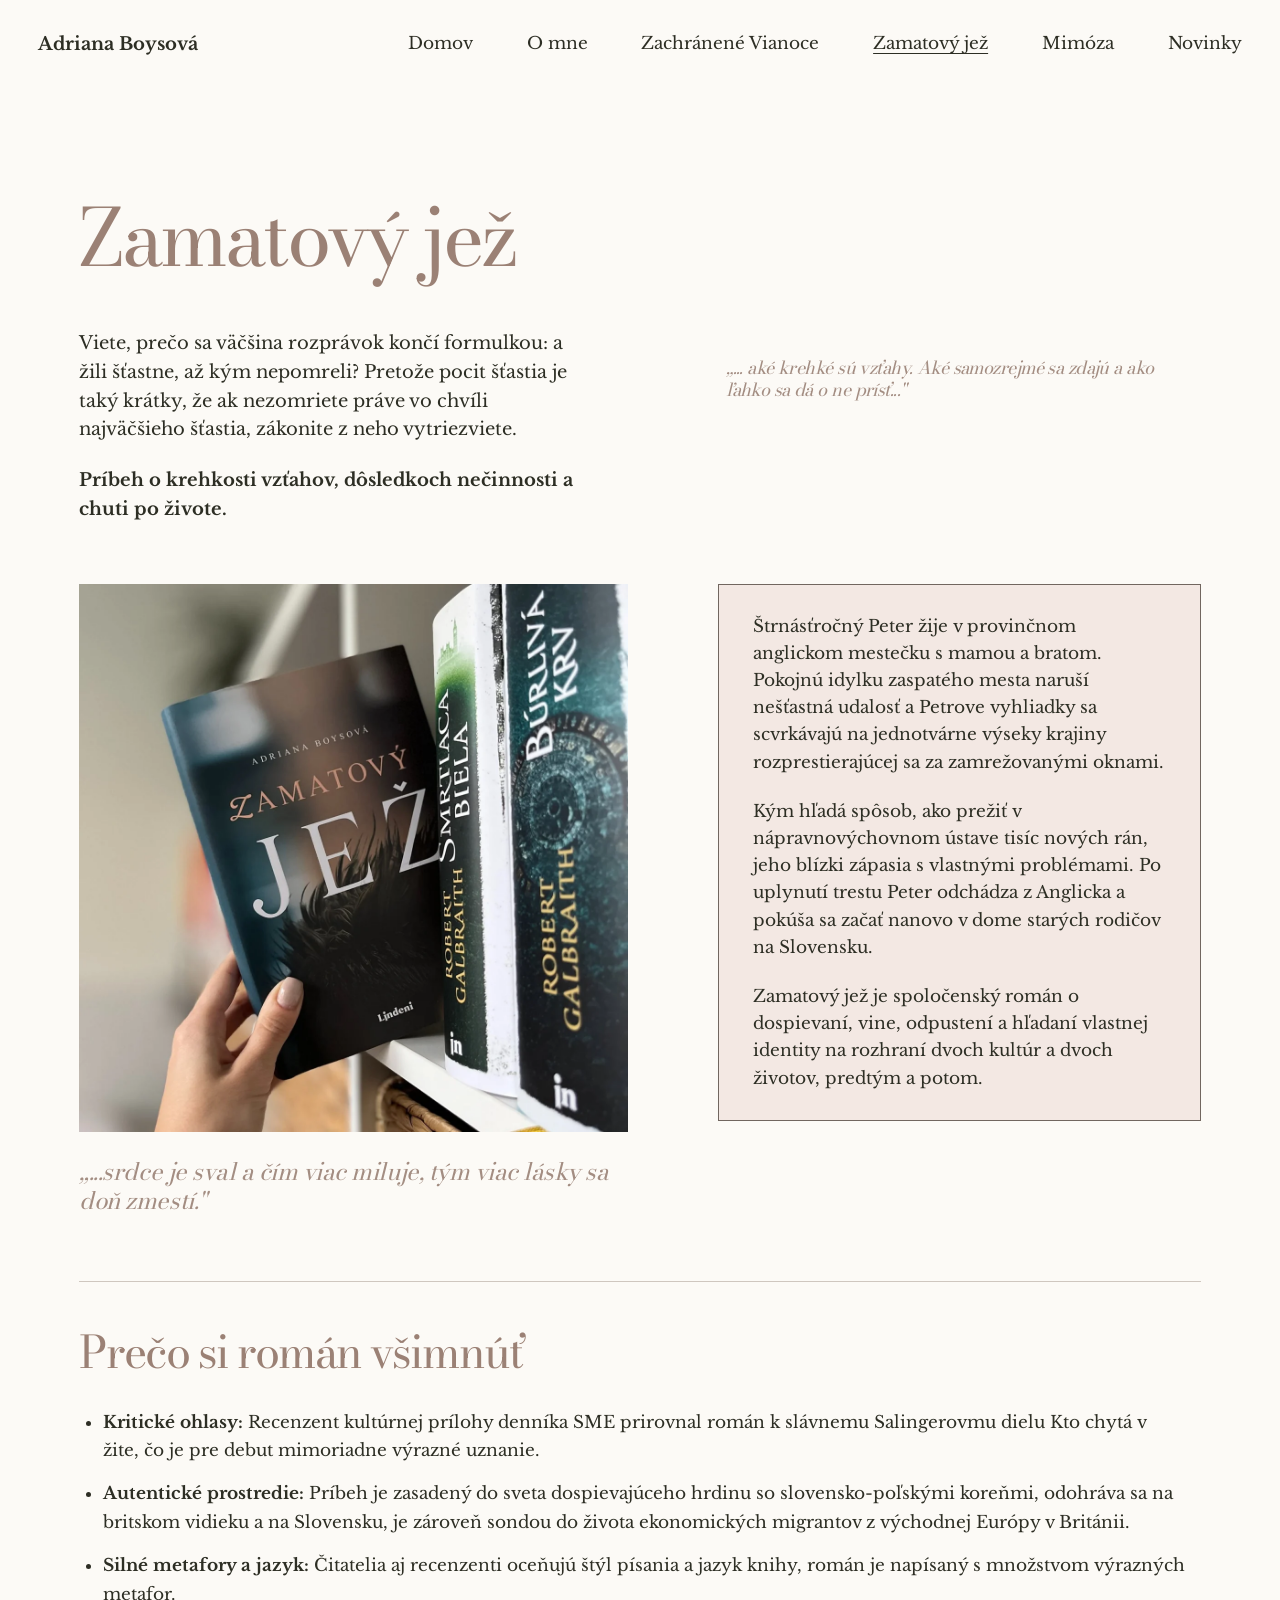
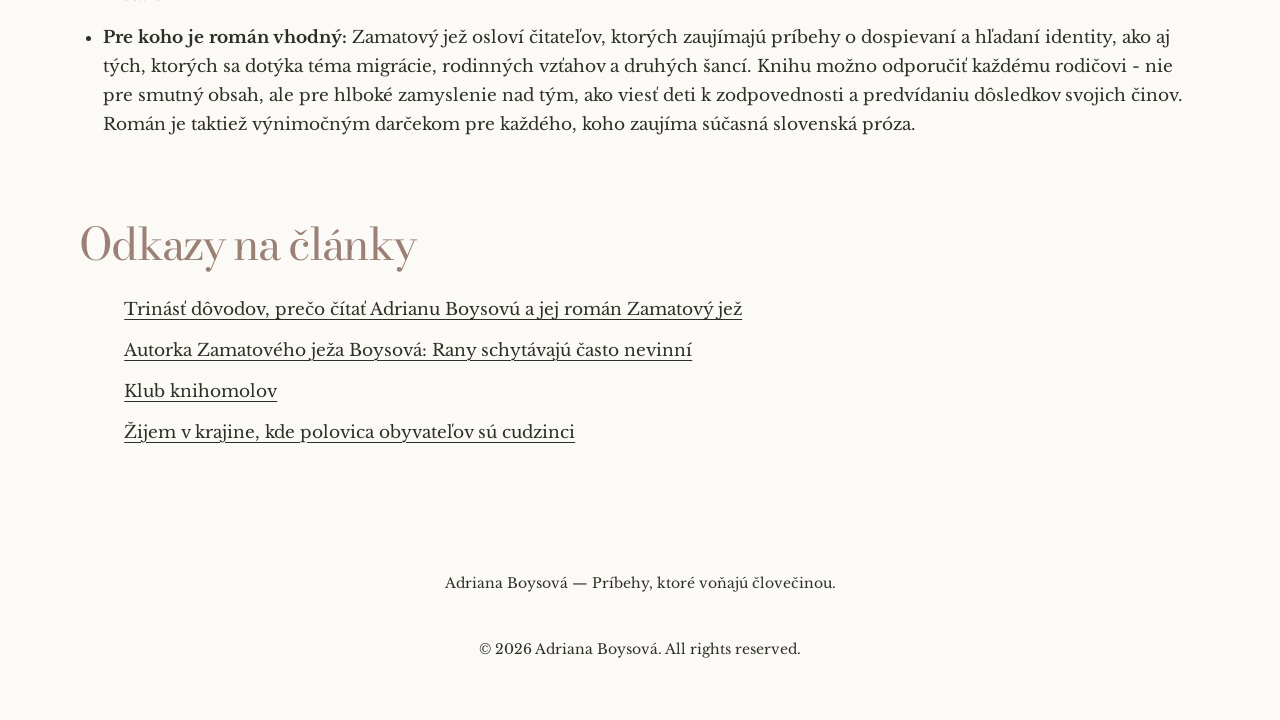
<file: zamatovy-jez.html>
<!doctype html>
<html lang="sk">
<head>
  <meta charset="utf-8">
  <meta name="viewport" content="width=device-width, initial-scale=1">
  <title>Zamatový jež — Adriana Boysová</title>
  <meta name="description" content="Spoločenský román Adriany Boysovej o dospievaní, vine, odpustení a hľadaní identity.">
  <meta name="robots" content="noindex, nofollow">
  <meta property="og:title" content="Zamatový jež — Adriana Boysová">
  <meta property="og:description" content="Spoločenský román Adriany Boysovej o dospievaní, vine, odpustení a hľadaní identity.">
  <meta property="og:type" content="website">
  <meta property="og:locale" content="sk_SK">
  <meta name="theme-color" content="#fcfaf6">
  <link rel="icon" href="assets/favicon.svg" type="image/svg+xml">
  <link rel="stylesheet" href="assets/fonts/fonts.css">
  <link rel="stylesheet" href="assets/styles.css">
  <script src="assets/site.js" defer></script>
</head>
<body class="detail-page ">
<!-- Generated by scripts/build_pages.py; copy and source links are in content/pages.json and content/links.json. -->
<a class="skip-link" href="#main">Preskočiť na obsah</a>
<header class="site-header">
    <a class="wordmark" href="./" aria-label="Adriana Boysová — domov">Adriana Boysová</a>
    <button class="menu-toggle" type="button" aria-expanded="false" aria-controls="main-nav"><span>Menu</span><span class="menu-lines" aria-hidden="true"></span></button>
    <nav id="main-nav" aria-label="Hlavná navigácia">
      <a href="./">Domov</a>
      <a href="o-mne.html">O mne</a>
      <a href="zachranene-vianoce.html">Zachránené Vianoce</a>
      <a href="zamatovy-jez.html" aria-current="page">Zamatový jež</a>
      <a href="mimoza.html">Mimóza</a>
      <a href="novinky.html">Novinky</a>
    </nav>
  </header>
<main id="main"><article class="book-page inner"><h1>Zamatový jež</h1><div class="book-opening"><div><p>Viete, prečo sa väčšina rozprávok končí formulkou: a žili šťastne, až kým nepomreli? Pretože pocit šťastia je taký krátky, že ak nezomriete práve vo chvíli najväčšieho šťastia, zákonite z neho vytriezviete.</p><p class="book-tagline">Príbeh o krehkosti vzťahov, dôsledkoch nečinnosti a chuti po živote.</p></div><div class="opening-quote"><blockquote class="book-quote "><p>„... aké krehké sú vzťahy. Aké samozrejmé sa zdajú a ako ľahko sa dá o ne prísť...&quot;</p></blockquote></div></div>
<div class="book-detail-grid"><figure><img class="book-detail-photo" src="assets/images/zamatovy-jez-detail.webp" alt="Kniha Zamatový jež pri domácom čítaní" width="1200" height="1200" loading="eager" decoding="async"><figcaption><blockquote class="book-quote "><p>„...srdce je sval a čím viac miluje, tým viac lásky sa doň zmestí.&quot;</p></blockquote></figcaption></figure><section class="story-card"><p>Štrnásťročný Peter žije v provinčnom anglickom mestečku s mamou a bratom. Pokojnú idylku zaspatého mesta naruší nešťastná udalosť a Petrove vyhliadky sa scvrkávajú na jednotvárne výseky krajiny rozprestierajúcej sa za zamrežovanými oknami.</p>
<p>Kým hľadá spôsob, ako prežiť v nápravnovýchovnom ústave tisíc nových rán, jeho blízki zápasia s vlastnými problémami. Po uplynutí trestu Peter odchádza z Anglicka a pokúša sa začať nanovo v dome starých rodičov na Slovensku.</p>
<p>Zamatový jež je spoločenský román o dospievaní, vine, odpustení a hľadaní vlastnej identity na rozhraní dvoch kultúr a dvoch životov, predtým a potom.</p></section></div>
<section class="book-reasons"><h2>Prečo si román všimnúť</h2><ul class="reason-list"><li><strong>Kritické ohlasy:</strong> Recenzent kultúrnej prílohy denníka SME prirovnal román k slávnemu Salingerovmu dielu Kto chytá v žite, čo je pre debut mimoriadne výrazné uznanie.</li><li><strong>Autentické prostredie:</strong> Príbeh je zasadený do sveta dospievajúceho hrdinu so slovensko-poľskými koreňmi, odohráva sa na britskom vidieku a na Slovensku, je zároveň sondou do života ekonomických migrantov z východnej Európy v Británii.</li><li><strong>Silné metafory a jazyk:</strong> Čitatelia aj recenzenti oceňujú štýl písania a jazyk knihy, román je napísaný s množstvom výrazných metafor.</li><li><strong>Pre koho je román vhodný:</strong> Zamatový jež osloví čitateľov, ktorých zaujímajú príbehy o dospievaní a hľadaní identity, ako aj tých, ktorých sa dotýka téma migrácie, rodinných vzťahov a druhých šancí. Knihu možno odporučiť každému rodičovi - nie pre smutný obsah, ale pre hlboké zamyslenie nad tým, ako viesť deti k zodpovednosti a predvídaniu dôsledkov svojich činov. Román je taktiež výnimočným darčekom pre každého, koho zaujíma súčasná slovenská próza.</li></ul></section>
<section class="article-links"><h2>Odkazy na články</h2><ul><li><a href="https://www.sietovka.sk/?p=20847">Trinásť dôvodov, prečo čítať Adrianu Boysovú a jej román Zamatový jež</a></li><li><a href="https://www.sme.sk/kulturny-zivot/c/adriana-boysova-rany-schytavaju-casto-nevinni">Autorka Zamatového ježa Boysová: Rany schytávajú často nevinní</a></li><li><a href="https://klubknihomilov.podbean.com/e/zapisnik_48-o-zamatovom-jezovi-s-adrianou-boysovou/">Klub knihomolov</a></li><li><a href="https://www.pravda.sk/spravy/kultura/clanok/688587-zijem-v-krajine-kde-polovica-obyvatelov-su-cudzinci-hovori-spisovatelka-adriana-boysova">Žijem v krajine, kde polovica obyvateľov sú cudzinci</a></li></ul></section></article></main>
<footer><p>Adriana Boysová — Príbehy, ktoré voňajú človečinou.</p><p>© <span data-year>2026</span> Adriana Boysová. All rights reserved.</p></footer>
</body>
</html>
</file>
<file: assets/fonts/fonts.css>
@font-face {
  font-family: 'Bodoni Moda';
  font-style: normal;
  font-weight: 400;
  font-display: swap;
  src: url(font-0.ttf) format('truetype');
}
@font-face {
  font-family: 'Libre Baskerville';
  font-style: italic;
  font-weight: 400;
  font-display: swap;
  src: url(font-1.ttf) format('truetype');
}
@font-face {
  font-family: 'Libre Baskerville';
  font-style: normal;
  font-weight: 400;
  font-display: swap;
  src: url(font-2.ttf) format('truetype');
}
@font-face {
  font-family: 'Libre Baskerville';
  font-style: normal;
  font-weight: 700;
  font-display: swap;
  src: url(font-3.ttf) format('truetype');
}
</file>
<file: assets/styles.css>
:root{--paper:#fcfaf6;--blush:#f3e8e3;--pink:#eed8d1;--ink:#2d2e24;--rose:#aa7a6d;--accent:#be2056;--heading:'Bodoni Moda',Didot,'Times New Roman',serif;--body:'Libre Baskerville',Georgia,serif}*{box-sizing:border-box}html{scroll-behavior:smooth;scroll-padding-top:25px}body{margin:0;background:var(--paper);color:var(--ink);font-family:var(--body);font-size:17px;line-height:1.5}button,input{font:inherit}a{color:inherit;text-decoration-thickness:1px;text-underline-offset:4px}a:hover{color:#8b5046}button{cursor:pointer}a,button{-webkit-tap-highlight-color:transparent}a:focus-visible,button:focus-visible,summary:focus-visible{outline:3px solid #692b45;outline-offset:6px}img{display:block;max-width:100%;height:auto}h1,h2,h3,p{margin:0}h1,h2,h3{font-family:var(--heading);font-weight:400;line-height:1.03;letter-spacing:-.045em}h2{font-size:clamp(46px,5.3vw,92px)}.section-pad{padding-left:6.2%;padding-right:6.2%}.skip-link{position:fixed;top:10px;left:10px;z-index:20;transform:translateY(-150%);background:var(--paper);padding:12px}.skip-link:focus{transform:translateY(0)}.site-header{min-height:88px;display:flex;align-items:center;justify-content:space-between;padding:20px 3%;gap:32px}.wordmark{font-family:var(--body);font-size:18px;font-weight:700;text-decoration:none;white-space:nowrap}.site-header nav{display:flex;align-items:center;gap:clamp(22px,4.2vw,78px)}.site-header nav a{font-size:17px;text-decoration:none;white-space:nowrap;min-height:44px;display:flex;align-items:center}.site-header nav a[aria-current]{text-decoration:underline}.menu-toggle{display:none}.hero{position:relative;height:min(57vw,910px);min-height:620px;overflow:hidden;isolation:isolate}.hero-photo{position:absolute;z-index:0;inset:-40px 0;will-change:transform;transform:translate3d(0,var(--hero-shift,0px),0)}.hero-photo img{width:100%;height:100%;object-fit:cover;object-position:50% 47%}.hero-text{position:absolute;z-index:1;left:63%;right:4.8%;top:15%;bottom:29%;display:flex;flex-direction:column;justify-content:space-between}.hero h1{font-size:clamp(78px,7.8vw,150px);color:var(--accent);line-height:.97;letter-spacing:-.06em}.hero p{color:#fffdf8;font-size:clamp(17px,1.3vw,25px);line-height:1.45;margin-top:32px;margin-left:21%;width:79%;text-shadow:0 1px 5px #29241b}.books{background:var(--blush);padding-top:75px;padding-bottom:78px}.books h2{margin-bottom:45px}.book-grid{display:grid;grid-template-columns:repeat(4,minmax(0,1fr));gap:24px}.book-card{border:1px solid #464239;padding:18px;display:flex;flex-direction:column;text-align:center;align-items:center;min-width:0}.book-card>img{width:100%;aspect-ratio:3/4;object-fit:cover;height:auto;margin-bottom:20px}.book-card .cover-mimoza{object-fit:contain;mix-blend-mode:multiply}.book-card h3{font-size:clamp(29px,2.6vw,48px);line-height:1.04;letter-spacing:-.035em}.book-card p{font-size:14px;line-height:1.55;margin:12px -4px 26px;min-height:44px}.outline-button{font-family:var(--body);display:inline-flex;align-items:center;justify-content:center;min-height:48px;padding:11px 18px;border:1px solid var(--rose);color:#895c50;background:var(--paper);text-decoration:none;font-size:16px;margin-top:auto}.outline-button:hover{background:#e8d6cb;color:#4e3026}.author{display:grid;grid-template-columns:1fr 1.2fr;gap:10%;padding-top:100px;padding-bottom:100px;align-items:start}.author-copy h2{font-size:clamp(60px,6.2vw,112px);margin:0 0 30px}.author-copy p{font-size:clamp(17px,1.42vw,25px);line-height:1.5;margin-left:6%;max-width:590px}.author-portrait{width:100%;height:auto;aspect-ratio:346/503;object-fit:cover}.meetings{background:var(--pink);padding-top:50px;padding-bottom:50px}.meetings h2{font-size:clamp(44px,4vw,72px);margin-bottom:30px}.meeting-card{background:var(--paper);border:1px solid #d4c8c0;border-radius:70px 0 70px 0;padding:34px;display:flex;align-items:center;gap:28px}.meeting-card>img{width:18%;aspect-ratio:1;object-fit:cover;border-radius:0 0 45px 0}.meeting-copy{flex:1}.meeting-copy p{color:#796d65;font-size:16px;margin-bottom:4px}.meeting-copy h3{font-family:var(--body);font-size:25px;letter-spacing:-.025em;line-height:1.4}.meeting-copy h3 span{font-size:17px;color:#796d65;font-weight:400}.solid-button{display:inline-flex;justify-content:center;align-items:center;min-height:50px;padding:12px 30px;background:var(--rose);color:white;text-decoration:none;font-size:16px}.solid-button:hover{background:#825346;color:white}.contact{padding-top:50px;padding-bottom:45px}.contact h2{font-size:clamp(44px,4vw,72px);margin-bottom:42px}.contact p{font-size:18px;line-height:1.65;margin-bottom:22px}.email-link{font-size:18px;text-decoration:none;overflow-wrap:anywhere;display:inline-block;padding:8px 0;min-height:44px}.email-link:hover{text-decoration:underline}footer{text-align:center;padding:42px 24px 60px;font-size:14px;line-height:1.7}footer p+p{margin-top:44px}dialog{width:min(780px,calc(100% - 32px));max-height:85vh;overflow:auto;border:1px solid var(--rose);padding:32px;background:var(--paper);color:var(--ink)}dialog::backdrop{background:#26231c88}.dialog-heading{display:flex;gap:20px;justify-content:space-between;align-items:start;margin-bottom:25px}.dialog-heading h2{font-size:48px}.dialog-close{background:none;border:1px solid var(--rose);font-size:28px;width:44px;height:44px;flex-shrink:0}.dialog-heading+div p{margin:16px 0;font-size:16px;line-height:1.8}
@media(min-width:1750px){.site-header{min-height:98px}.site-header nav a{font-size:21px}.wordmark{font-size:20px}.book-card p{font-size:17px}.outline-button{font-size:19px}.book-card{padding:24px}.book-grid{gap:32px}.books{padding-top:90px}.hero-text{top:16%;bottom:33%}}
@media(max-width:1100px){.site-header{gap:20px}.site-header nav{gap:20px}.site-header nav a{font-size:14px}.wordmark{font-size:16px}.hero{min-height:570px}.hero-text{left:61%;right:5%;bottom:20%}.hero p{margin-left:5%;width:100%}.book-grid{gap:16px}.book-card{padding:13px}.book-card p{font-size:13px}.outline-button{font-size:14px;padding:10px 13px}.author{gap:7%}.meeting-card{padding:26px}.meeting-copy h3{font-size:23px}}
@media(max-width:850px){.site-header{position:relative;min-height:78px;padding:16px 6.2%;flex-wrap:wrap}.wordmark{font-size:18px}.menu-toggle{display:flex;align-items:center;justify-content:center;gap:12px;margin-left:auto;background:transparent;border:1px solid var(--rose);min-height:46px;padding:8px 12px;font-size:16px}.menu-lines,.menu-lines:before,.menu-lines:after{height:1px;background:var(--ink);width:20px;display:block;position:relative}.menu-lines:before,.menu-lines:after{content:'';position:absolute;left:0}.menu-lines:before{top:-6px}.menu-lines:after{top:6px}.site-header nav{display:none;width:100%;align-items:stretch;flex-direction:column;gap:0;padding:12px 0 4px}.site-header nav.is-open{display:flex}.site-header nav a{font-size:18px;min-height:48px;padding:9px 0;border-top:1px solid #e3d8d0}.hero{min-height:530px;height:70vw}.hero-photo img{object-position:43% 50%}.hero-text{left:58%;top:20%;bottom:14%;right:4%}.hero h1{font-size:clamp(60px,9vw,85px)}.hero p{font-size:16px;line-height:1.5;margin-left:0}.books{padding-top:50px;padding-bottom:50px}.books h2{margin-bottom:30px}.book-grid{grid-template-columns:repeat(2,minmax(0,1fr));gap:22px}.book-card{padding:18px}.book-card h3{font-size:36px}.book-card p{font-size:15px;min-height:44px}.outline-button{font-size:16px}.author{padding-top:60px;padding-bottom:60px;gap:6%;grid-template-columns:1fr 1fr}.author-copy h2{font-size:58px}.author-copy p{font-size:16px;margin-left:0}.meeting-card{gap:20px}.meeting-card>img{width:22%}.meeting-copy h3{font-size:21px}.meeting-copy h3 span{display:block;font-size:16px}.solid-button{padding:12px 22px}}
@media(max-width:560px){.section-pad{padding-left:6%;padding-right:6%}.hero{height:auto;min-height:0;overflow:visible;background:var(--paper)}.hero-photo{position:relative;inset:auto;transform:none!important;will-change:auto;height:440px;overflow:hidden}.hero-photo img{object-position:45% 50%;height:100%;width:100%;object-fit:cover}.hero-text{position:relative;inset:auto;display:block;padding:25px 6% 34px}.hero h1{font-size:72px;line-height:.98}.hero h1 br{display:block}.hero p{color:var(--ink);font-size:17px;line-height:1.7;text-shadow:none;margin:22px 0 0;width:auto}.books{padding-top:38px;padding-bottom:42px}.books h2{font-size:56px;margin-bottom:26px}.book-grid{gap:15px}.book-card{padding:11px}.book-card>img{margin-bottom:16px}.book-card h3{font-size:28px;line-height:1.1;overflow-wrap:normal}.book-card p{font-size:12px;margin:12px -3px 22px;min-height:58px}.outline-button{font-size:13px;padding:10px 8px;min-height:46px}.author{grid-template-columns:1fr;gap:30px;padding-top:45px;padding-bottom:45px}.author-copy h2{font-size:68px;margin-bottom:25px}.author-copy p{font-size:17px;line-height:1.7}.author-portrait{max-width:420px;justify-self:center}.meetings{padding-top:35px;padding-bottom:35px}.meetings h2,.contact h2{font-size:48px;margin-bottom:26px}.meeting-card{display:grid;grid-template-columns:88px 1fr;border-radius:40px 0 40px 0;padding:20px;gap:16px}.meeting-card>img{width:88px;height:104px;border-radius:0 0 24px 0}.meeting-copy h3{font-size:20px;line-height:1.5}.meeting-copy p{font-size:14px}.solid-button{grid-column:1/-1;justify-self:start;margin-left:104px;font-size:15px;padding:10px 24px}.contact{padding-top:35px;padding-bottom:25px}.contact p,.email-link{font-size:16px}.desktop-break{display:none}footer{font-size:12px;padding:30px 6% 40px}footer p+p{margin-top:26px}.dialog-heading h2{font-size:36px}dialog{padding:22px}}
@media(max-width:360px){.book-grid{grid-template-columns:1fr}.book-card{padding:20px}.book-card h3{font-size:36px}.book-card p{font-size:16px;min-height:0}.outline-button{font-size:16px}.hero h1{font-size:63px}.hero-photo{height:400px}}
@media(prefers-reduced-motion:reduce){html{scroll-behavior:auto}.hero-photo{transform:none!important;will-change:auto}}

/* Interior pages: layouts follow the supplied desktop reference sequence. */
.inner{width:87.6%;max-width:1280px;margin-left:auto;margin-right:auto}.detail-page h1{font-size:clamp(58px,6.2vw,102px);color:#9b8175;line-height:1.02}.detail-page h2{font-size:clamp(35px,3.5vw,58px);color:#9b8175;line-height:1.15}.detail-page figure{margin:0}.detail-page p{line-height:1.6}.detail-page blockquote{margin:0}.detail-page figcaption{font-size:15px;margin-top:12px}.detail-page footer{margin-top:30px}.about-intro{display:grid;grid-template-columns:.75fr 1.25fr;gap:7%;padding-top:115px;padding-bottom:70px;align-items:start}.library-portrait{width:100%;max-height:650px;object-fit:cover}.about-introduction{text-align:center;padding-top:0}.about-introduction h1{margin:0 0 45px}.about-introduction p{max-width:740px;font-size:18px;margin:auto}.writing-section{background:var(--blush);padding:65px 0 70px}.writing-section h2{text-align:center;margin-bottom:40px}.writing-opening{max-width:1030px;text-align:center;margin:0 auto 85px;font-size:18px}.writing-grid{display:grid;grid-template-columns:1fr 1.1fr;gap:9%;align-items:center}.writing-grid img{width:100%;height:auto}.writing-grid p{text-align:center;font-size:18px}.booklover{color:#9a6965!important;font-family:var(--heading);font-size:clamp(25px,3.4vw,50px)!important;margin-top:70px;white-space:nowrap;overflow:hidden;letter-spacing:.02em}.resources-grid{display:grid;grid-template-columns:1.2fr .9fr;gap:12%;align-items:center;margin-top:70px}.resources-grid h2{margin:0 0 30px}.resources-grid>div{max-width:650px;padding-left:5%}.resources-grid figure img{width:100%;max-height:620px;object-fit:cover}.publisher-list{list-style:none;margin:0;padding:0;font-size:17px;line-height:1.65}.mimosa-sprig{width:210px;max-width:70%;height:auto;margin:50px auto 0}.book-page{padding-top:110px;padding-bottom:40px;max-width:1250px}.book-page>h1{margin-bottom:50px}.book-opening{display:grid;grid-template-columns:1fr 1fr;gap:8%;align-items:start;margin-bottom:60px}.book-opening p{font-size:18px}.book-tagline{font-weight:700;margin-top:22px}.book-quote{font-family:var(--heading);color:#a38d82;font-size:clamp(22px,2.2vw,34px);font-style:italic;line-height:1.15;letter-spacing:-.02em}.book-quote p{line-height:1.2!important}.opening-quote{padding:28px 8% 0}.book-detail-grid{display:grid;grid-template-columns:1fr .88fr;gap:8%;align-items:start}.book-detail-grid figure>img,.book-photos img{width:100%;height:auto}.book-detail-grid figcaption .book-quote{font-size:24px;margin-top:26px}.story-card{background:var(--blush);border:1px solid #71665f;padding:28px 34px}.story-card p+p{margin-top:22px}.story-card h2{font-family:var(--body);font-size:17px;letter-spacing:0;color:#8d776c;line-height:1.4;margin:30px 0 18px}.story-card blockquote{font-size:17px}.book-reasons{border-top:1px solid #cfc7bf;margin-top:65px;padding-top:45px}.book-reasons h2{margin-bottom:30px}.reason-list{padding-left:24px;line-height:1.7;margin:0 0 24px}.reason-list li{margin-bottom:14px}.book-reasons h3{font-family:var(--body);font-size:18px;font-weight:700;line-height:1.5;letter-spacing:0;margin:25px 0 10px}.article-links{margin-top:80px}.article-links h2{margin-bottom:25px}.article-links ul{list-style:none;padding:0 0 0 4%;margin:0;line-height:1.7}.article-links li{margin-bottom:12px}.christmas-opening{display:grid;grid-template-columns:1.2fr 1fr;gap:9%;align-items:start}.christmas-page h1,.christmas-page .book-quote{color:#b25543}.christmas-opening h1{margin-bottom:70px}.christmas-opening>div>p{font-size:18px;margin-bottom:45px}.christmas-opening .book-quote{margin:0 0 45px 12%;font-size:30px}.story-illustration{width:100%;height:auto}.christmas-page .book-detail-grid{margin-top:65px;grid-template-columns:1.1fr .9fr;gap:7%}.christmas-page .book-tagline{font-family:var(--heading);font-size:29px;color:#9b8175;font-weight:400;line-height:1.25;margin:0 0 45px}.book-photos img+img{margin-top:26px}.book-signature{font-family:var(--heading);font-size:38px;color:#80b5a3;transform:rotate(12deg);text-align:center;margin-top:60px}.dream-illustration{width:600px;max-width:75%;height:auto;margin:45px auto 0}.mimosa-cover{max-width:460px;margin:0 auto!important}.mimosa-cover img{width:100%;height:auto;mix-blend-mode:multiply}.mimosa-page .opening-quote{padding-top:0}.mimosa-page .book-opening{margin-bottom:40px}.mimosa-page .book-quote{font-size:29px}.mimosa-page .mimosa-sprig{margin-top:25px}.mimosa-review{margin-top:55px}.mimosa-review h2{font-size:32px;margin-bottom:25px}.news-page{padding-top:65px;padding-bottom:65px}.news-page>h1{font-size:64px;margin-bottom:45px}.event-card{border:1px solid #e7ded6;max-width:650px;margin:auto}.event-card>img{width:100%;aspect-ratio:1.18;object-fit:cover}.event-card>div{text-align:center;padding:30px}.event-card h2{font-family:var(--body);font-size:28px;color:var(--ink);letter-spacing:0;margin-bottom:6px}.event-card p{margin:10px 0}.event-card .solid-button{margin:18px 0 0;min-width:150px}
@media(max-width:850px){.about-intro{padding-top:65px;gap:6%;grid-template-columns:.85fr 1.15fr}.about-introduction h1{font-size:60px;margin-bottom:25px}.about-introduction p,.writing-opening,.writing-grid p,.book-opening p,.christmas-opening>div>p{font-size:16px}.book-page{padding-top:65px}.book-detail-grid{gap:5%;grid-template-columns:1fr 1fr}.story-card{padding:22px}.christmas-opening{gap:6%}.christmas-opening h1{font-size:65px;margin-bottom:40px}.christmas-opening .book-quote{font-size:24px;margin-left:4%}.resources-grid{gap:7%}.book-signature{font-size:29px}.book-quote,.mimosa-page .book-quote{font-size:25px}}
@media(max-width:560px){.inner{width:88%}.detail-page h1{font-size:61px;overflow-wrap:normal}.detail-page h2{font-size:40px}.about-intro{display:flex;flex-direction:column-reverse;gap:30px;padding:40px 0}.about-introduction h1{margin-bottom:26px}.about-introduction p{font-size:17px;text-align:left}.library-portrait{max-width:390px;margin:auto}.writing-section{padding:40px 0}.writing-section h2{margin-bottom:25px}.writing-opening{font-size:17px;text-align:left;margin-bottom:35px}.writing-grid,.resources-grid,.book-opening,.book-detail-grid,.christmas-opening,.christmas-page .book-detail-grid{grid-template-columns:1fr;gap:30px}.writing-grid p{font-size:17px;text-align:left}.booklover{font-size:30px!important;margin-top:30px}.resources-grid{margin-top:40px}.resources-grid>div{padding:0}.resources-grid figure{max-width:360px;margin:auto}.resources-grid h2{text-align:left}.mimosa-sprig{margin-top:25px;width:170px}.book-page{padding-top:42px}.book-page>h1{margin-bottom:30px}.book-opening{margin-bottom:35px}.book-opening p{font-size:17px}.opening-quote{padding:0 4%}.book-detail-grid{gap:26px}.story-card{padding:24px}.book-detail-grid figcaption .book-quote{font-size:24px}.book-reasons{padding-top:30px;margin-top:40px}.book-reasons h2{margin-bottom:25px}.reason-list{font-size:16px;padding-left:20px}.article-links{margin-top:45px}.article-links ul{padding-left:0;font-size:16px;overflow-wrap:anywhere}.christmas-opening h1{font-size:61px;margin-bottom:30px}.christmas-opening>div>p{font-size:17px;margin-bottom:30px}.christmas-opening .book-quote{font-size:27px;margin:0}.story-illustration{max-width:410px;margin:auto}.christmas-page .book-detail-grid{margin-top:40px}.christmas-page .book-tagline{font-size:30px;margin-bottom:25px}.book-signature{margin-top:35px}.dream-illustration{max-width:100%;margin-top:30px}.mimosa-review{margin-top:35px}.mimosa-review h2{font-size:32px}.mimosa-cover{max-width:330px}.news-page{padding-top:35px;padding-bottom:30px}.news-page>h1{font-size:55px;margin-bottom:30px}.event-card>div{padding:24px}.event-card h2{font-size:25px}.detail-page footer{margin-top:10px}}
.writing-grid>*,.resources-grid>*,.book-opening>*,.book-detail-grid>*,.christmas-opening>*{min-width:0}
.mimosa-columns{display:grid;grid-template-columns:1fr .88fr;gap:8%;align-items:start}.mimosa-columns>*{min-width:0}.mimosa-columns h1{margin-bottom:50px}.mimosa-columns .mimosa-cover{margin:60px auto 0!important}.mimosa-right{padding-top:130px}.mimosa-right .story-card{margin-top:45px}.mimosa-columns>.mimosa-right .book-quote{padding:0 5%}
@media(max-width:850px){.mimosa-right{padding-top:115px}.mimosa-columns{gap:5%}.mimosa-columns h1{margin-bottom:35px}}
@media(max-width:560px){.mimosa-columns{grid-template-columns:1fr;gap:30px}.mimosa-columns h1{margin-bottom:30px}.mimosa-columns .mimosa-cover{margin-top:35px!important}.mimosa-right{padding-top:0}.mimosa-right .story-card{margin-top:30px}}

/* Small, once-only fade-up entrances. Added by JS; the default is visible. */
.scroll-reveal{opacity:0;transform:translate3d(0,22px,0);transition:opacity 850ms cubic-bezier(.2,.65,.3,1),transform 1000ms cubic-bezier(.2,.65,.3,1);transition-delay:var(--reveal-delay,0ms)}
.scroll-reveal.is-revealed,.scroll-reveal:focus-within{opacity:1;transform:none}
@media(max-width:560px){.scroll-reveal{transform:translate3d(0,14px,0)}}
@media(prefers-reduced-motion:reduce){.scroll-reveal{opacity:1!important;transform:none!important;transition:none!important}}
@media print{.scroll-reveal{opacity:1!important;transform:none!important;transition:none!important}}
</file>
